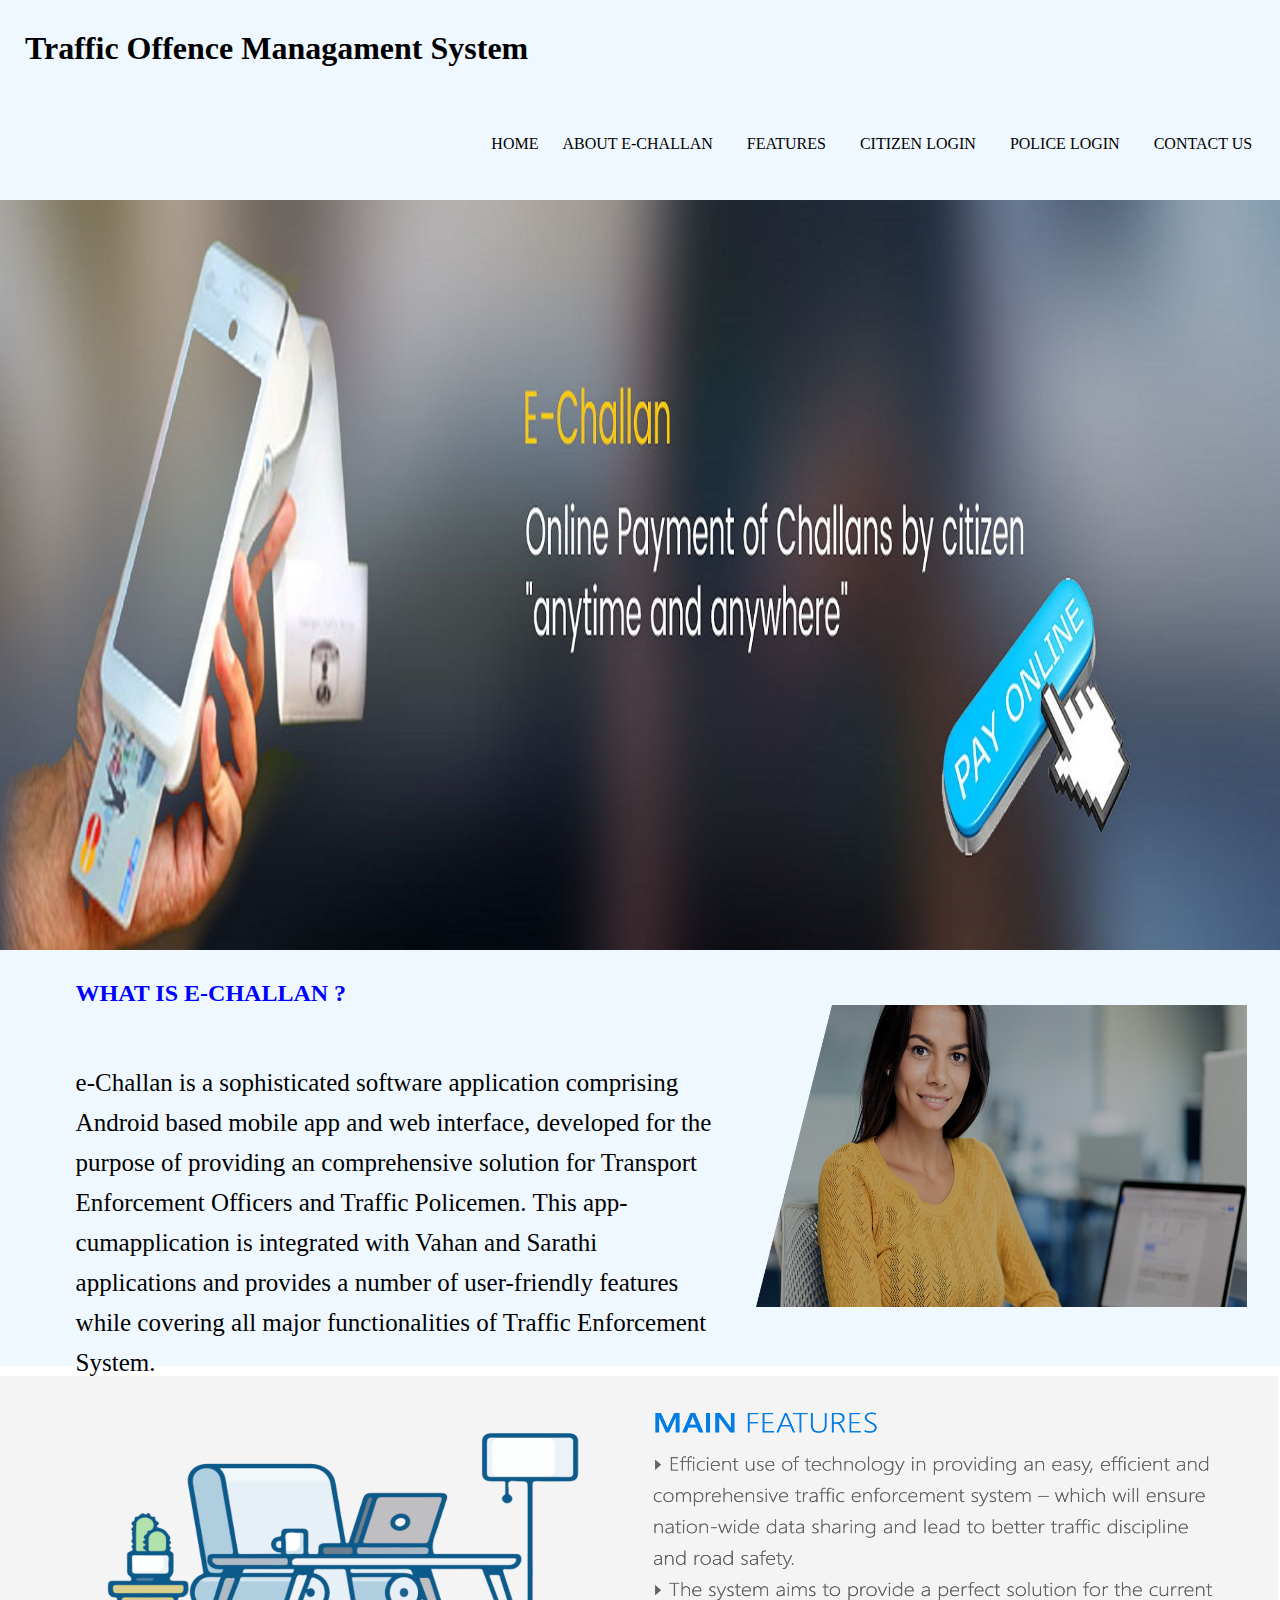
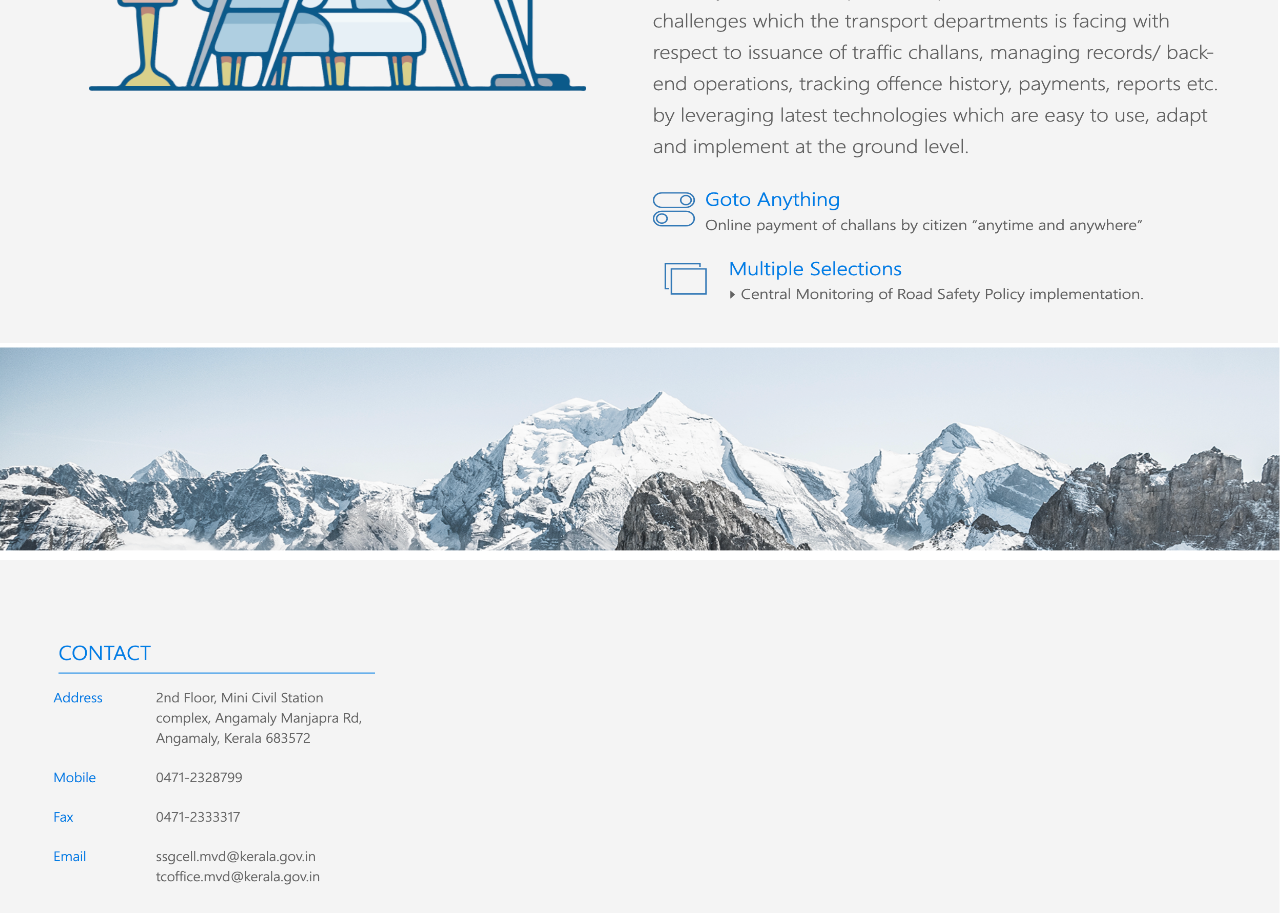
<file: Traffic Offence Management System/index.html>
<!DOCTYPE html>
<html lang="en">
<head>
    <meta charset="UTF-8">
    <meta http-equiv="X-UA-Compatible" content="IE=edge">
    <meta name="viewport" content="width=device-width, initial-scale=1.0">
    <title>TOMS</title>
    <link href="frontstyle.css" rel="stylesheet">
    <link href="download.webp" rel="icon">
</head>
<body>
    <div>
        <div id="home" style="background-color:aliceblue;color:black;width: 100%;height:200px;">
            <h1 style="color:black;margin-left: 25px;padding-top: 30px;font-style: bold;">Traffic Offence Managament System</h2>
                <br>
            <span><a href="#home" style="color:black;text-decoration: none;size: 15px;margin-left: 13cm;position: relative;top:50px;">HOME </a></span>
            <span><a href="#e-challan" style="color:black;text-decoration: none;size:20px;position: relative;top: 50px;margin-left: 20px;">ABOUT E-CHALLAN</a></span>
            <span><a href="#e-challan" style="color:black;text-decoration: none;size:20px;position: relative;top: 50px;margin-left: 30px;">FEATURES</a></span>
            <span><a href="indexcitizen.html" style="color:black;text-decoration: none;size:20px;position: relative;top:50px;margin-left: 30px;">CITIZEN LOGIN</a></span>
            <span><a href="login.php" style="color:black;text-decoration: none;size:20px;position: relative;top:50px;margin-left: 30px;">POLICE LOGIN</a></span>
            <span><a href="#contact" style="color:black;text-decoration: none;size:20px;position: relative;top:50px;margin-left: 30px;">CONTACT US</a></span>
        </div>
        <div>
        <img src="header.png" style="width:100%;height:20cm;">
        </div>
        <div id="e-challan" style="width:100%;height:11cm;background-color: aliceblue;color: black;position: relative;top: -10px;float: left;">
            <h2 style="color:blue;margin-top: 30px;margin-left:2cm">WHAT IS E-CHALLAN ?</h2><br>
            <p style="width:50% ;position: relative;top:1cm;left:2cm;font-size: 25px;line-height: 40px;">e-Challan is a sophisticated software application comprising Android based mobile app and web interface, developed for the purpose of providing an comprehensive solution for Transport Enforcement Officers and Traffic Policemen. This app-cumapplication is integrated with Vahan and Sarathi applications and provides a number of user-friendly features while covering all major functionalities of Traffic Enforcement System.</p>
           <span> <img src="e challam.png" style="position:relative;top:-9cm;left:20cm;width:13cm;height:8cm;"></span>
        </div>
        <img id=features src="features.png" style="width:100%;height:15cm;"><br>
        <img id="contact" src="contact.png" style="width: 100%;height: 15cm;">
    </div>
</body>
</html>
</file>
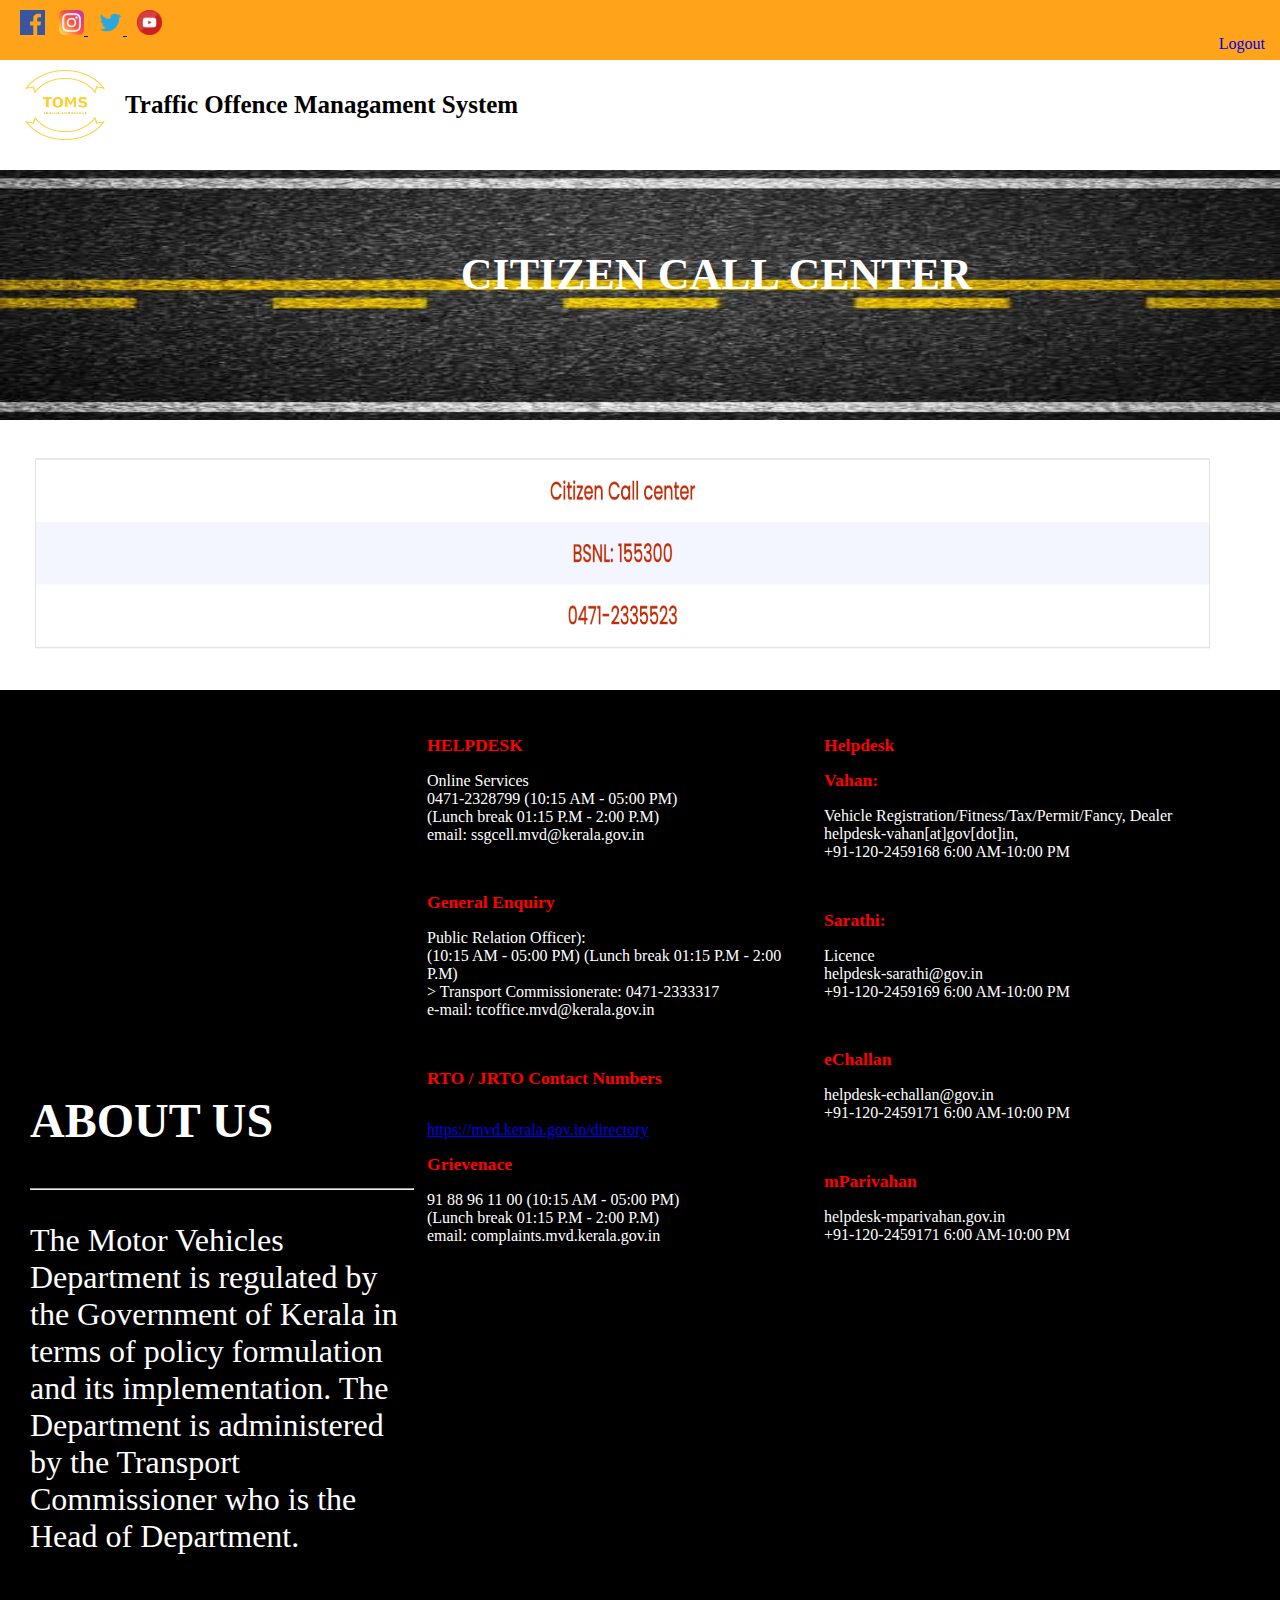
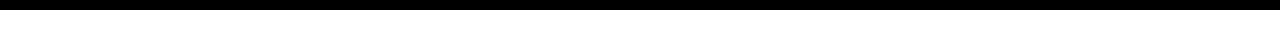
<file: Traffic Offence Management System/callcenter.html>
<!DOCTYPE html>
<html>
    <head>
        <title>citizen</title>
  
    <link href="crimereport.css" rel="stylesheet">
    
    </head>
    <body>
        <div id="outer">
            <div id="header">
                <a href="https://www.facebook.com/mvd.socialmedia?__cft__[0]=[base64]&__tn__=-UC%2CP-R">
                    <img id="logo" src="facebook.png"></a>
                
                <a href="https://www.facebook.com/mvd.socialmedia?__cft__[0]=[base64]&__tn__=-UC%2CP-R">
                    <img id="logo" src="instagram.png">
                </a>
                <a href="https://www.facebook.com/mvd.socialmedia?__cft__[0]=[base64]&__tn__=-UC%2CP-R">
                    <img id="logo" src="twitter.png">
                </a>
                <a href="https://www.facebook.com/mvd.socialmedia?__cft__[0]=[base64]&__tn__=-UC%2CP-R">
                    <img id="logo" src="youtube new.png">
                </a>
                <a id="logout"href="home">Logout</a>
            </div>
            <div id="logo2">
                <img id="logotoms" src="download.webp">
                <h2 id="titletoms">Traffic Offence Managament System</h2>
            </div>
            <div id="title">
                <img id="road" src="road.webp">
                <h3 id="titlecitizen">CITIZEN CALL CENTER</h3>
            </div>


            <div id="callb1">
               <img id="call" src="Screenshot 2023-05-01 at 10.43.26 PM.png">
            </div>
            <div id="footer">
                <div id="f1">
                    <iframe width="350" height="315" src="https://www.youtube.com/embed/p9gLMdPYELs" title="YouTube video player" frameborder="0" allow="accelerometer; autoplay; clipboard-write; encrypted-media; gyroscope; picture-in-picture; web-share" allowfullscreen></iframe> 
                    <h2 class="about">ABOUT US</h2>
                    <hr>
                    <p class="para">The Motor Vehicles Department is regulated by the Government of Kerala in terms of policy formulation and its implementation.  The Department is administered by the Transport Commissioner who is the Head of Department.</p>

                </div>
                <div id="f2">
                    <h2 class="red">HELPDESK</h2>
                    <p class="para">Online Services<br>
                        0471-2328799 (10:15 AM - 05:00 PM)<br>
                        (Lunch break 01:15 P.M - 2:00 P.M)<br>
                        email: ssgcell.mvd@kerala.gov.in</p><br>

                    <h2 class="red">General Enquiry</h2>
                    <p class="para">Public Relation Officer):<br>
                        (10:15 AM - 05:00 PM) (Lunch break 01:15 P.M - 2:00 P.M)<br>>
                        Transport Commissionerate: 0471-2333317<br>
                        e-mail: tcoffice.mvd@kerala.gov.in</p><br>
                    <h2 class="red">RTO / JRTO Contact Numbers</h2><br>
                    <a href="https://mvd.kerala.gov.in/directory">https://mvd.kerala.gov.in/directory</a><br>
                    <h2 class="red">Grievenace</h2>
                    <p class="para">91 88 96 11 00 (10:15 AM - 05:00 PM)<br>
                        (Lunch break 01:15 P.M - 2:00 P.M)<br>
                        email: complaints.mvd.kerala.gov.in</p><br>


                </div>
                <div id="f3">
                    <h2 class="red">Helpdesk</h2>
                    <h2 class="red">Vahan:</h2>
                    <p class="para"> Vehicle Registration/Fitness/Tax/Permit/Fancy, Dealer<br>
                        helpdesk-vahan[at]gov[dot]in,<br>
                        +91-120-2459168    6:00 AM-10:00 PM<br>
                    
                    </p><br>
                    <h2 class="red">Sarathi:</h2>
                    <p class="para">Licence<br>
                        helpdesk-sarathi@gov.in<br>
                        +91-120-2459169    6:00 AM-10:00 PM</p><br>
                    <h2 class="red">eChallan</h2>
                    <p class="para">helpdesk-echallan@gov.in<br>
                        +91-120-2459171    6:00 AM-10:00 PM<br>
                        </p><br>
                    <h2 class="red">mParivahan</h2>
                    <p class="para">helpdesk-mparivahan.gov.in<br>
                        +91-120-2459171    6:00 AM-10:00 PM</p><br>
                </div>

        </div>
        
    </body>
</html>
</file>
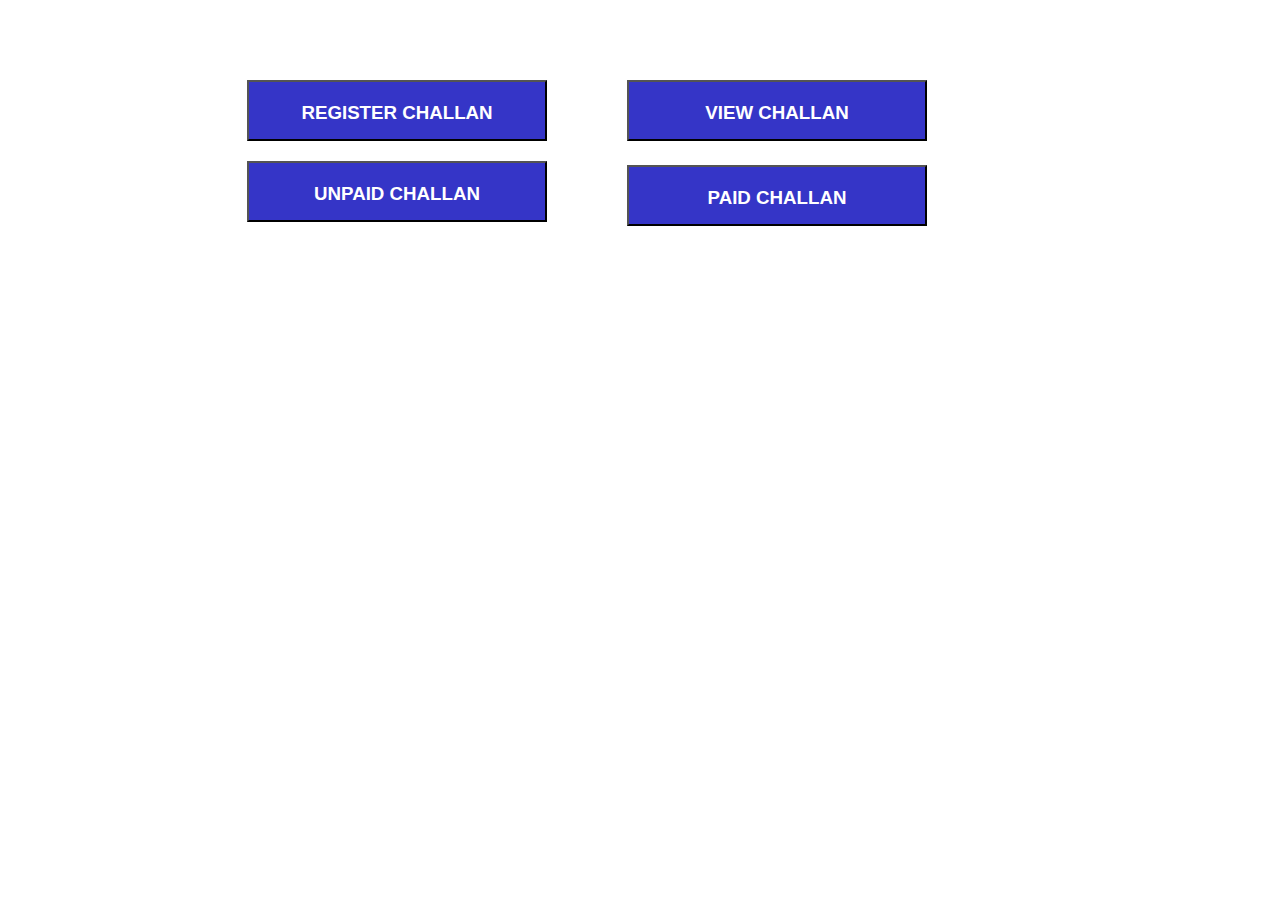
<file: Traffic Offence Management System/challanpolice.html>
<!DOCTYPE html>
<html>
    <head>
        <title>
            online services
        </title>
        <link href="citizenscript.css"rel="stylesheet">
        

    </head>
    <body>
        
        <div id="onlineouter">
            <div id="onlineinner">
                <button class="onlinebt"><a class="a1" target="_parent"  href ="registerchallan.php"><h3 id="crime">REGISTER CHALLAN</h3></a></button>
                <button class="onlinebt"><a class="a1" target="_parent" href="viewchallan.php"><h3 id="crime">VIEW CHALLAN</h3></a></button>
                <button class="onlinebt2"><a class="a1" target="_parent" href="paidchallan.php"><h3 id="crime">PAID CHALLAN</h3></a> </button>
                <button class="onlinebt"><a class="a1" target="_parent" href="unpaidchallan.php"><h3 id="crime">UNPAID CHALLAN</h3></a></button>

            </div>
        </div>
    </body>
</html>
</file>
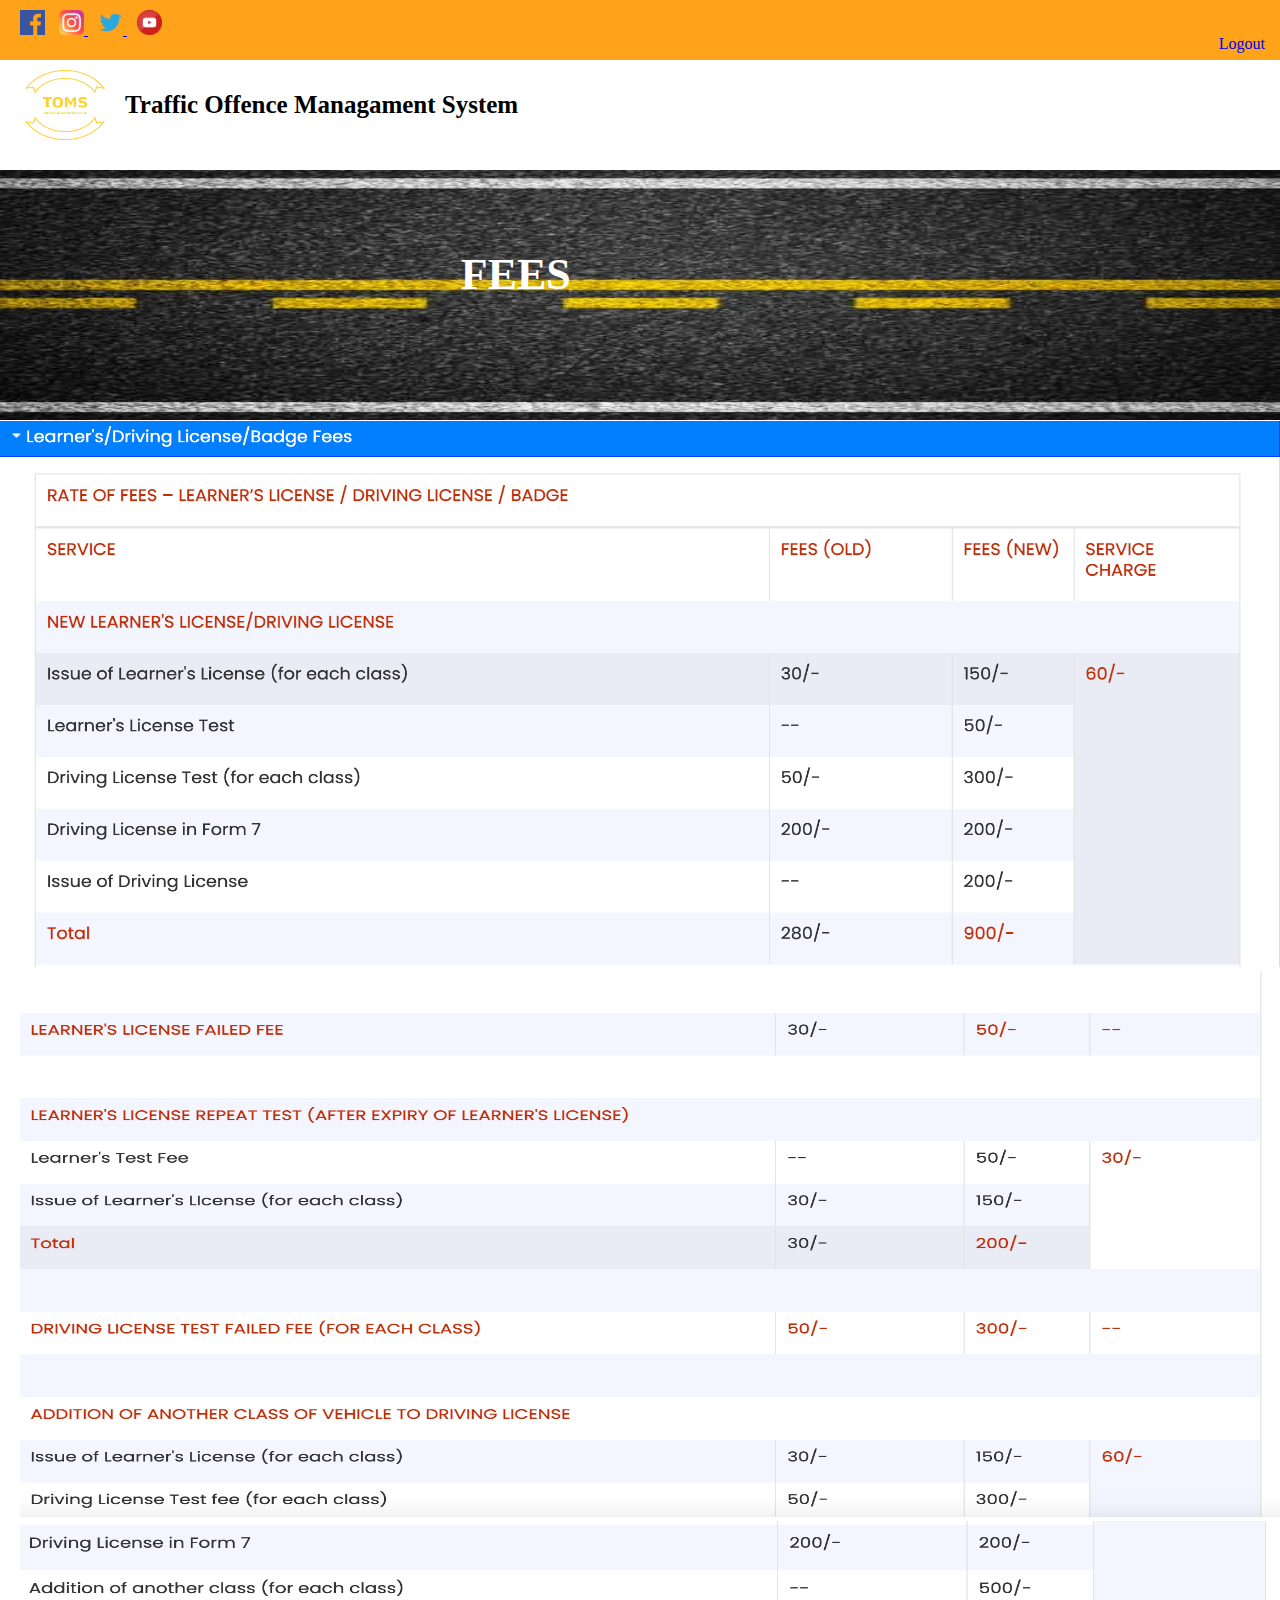
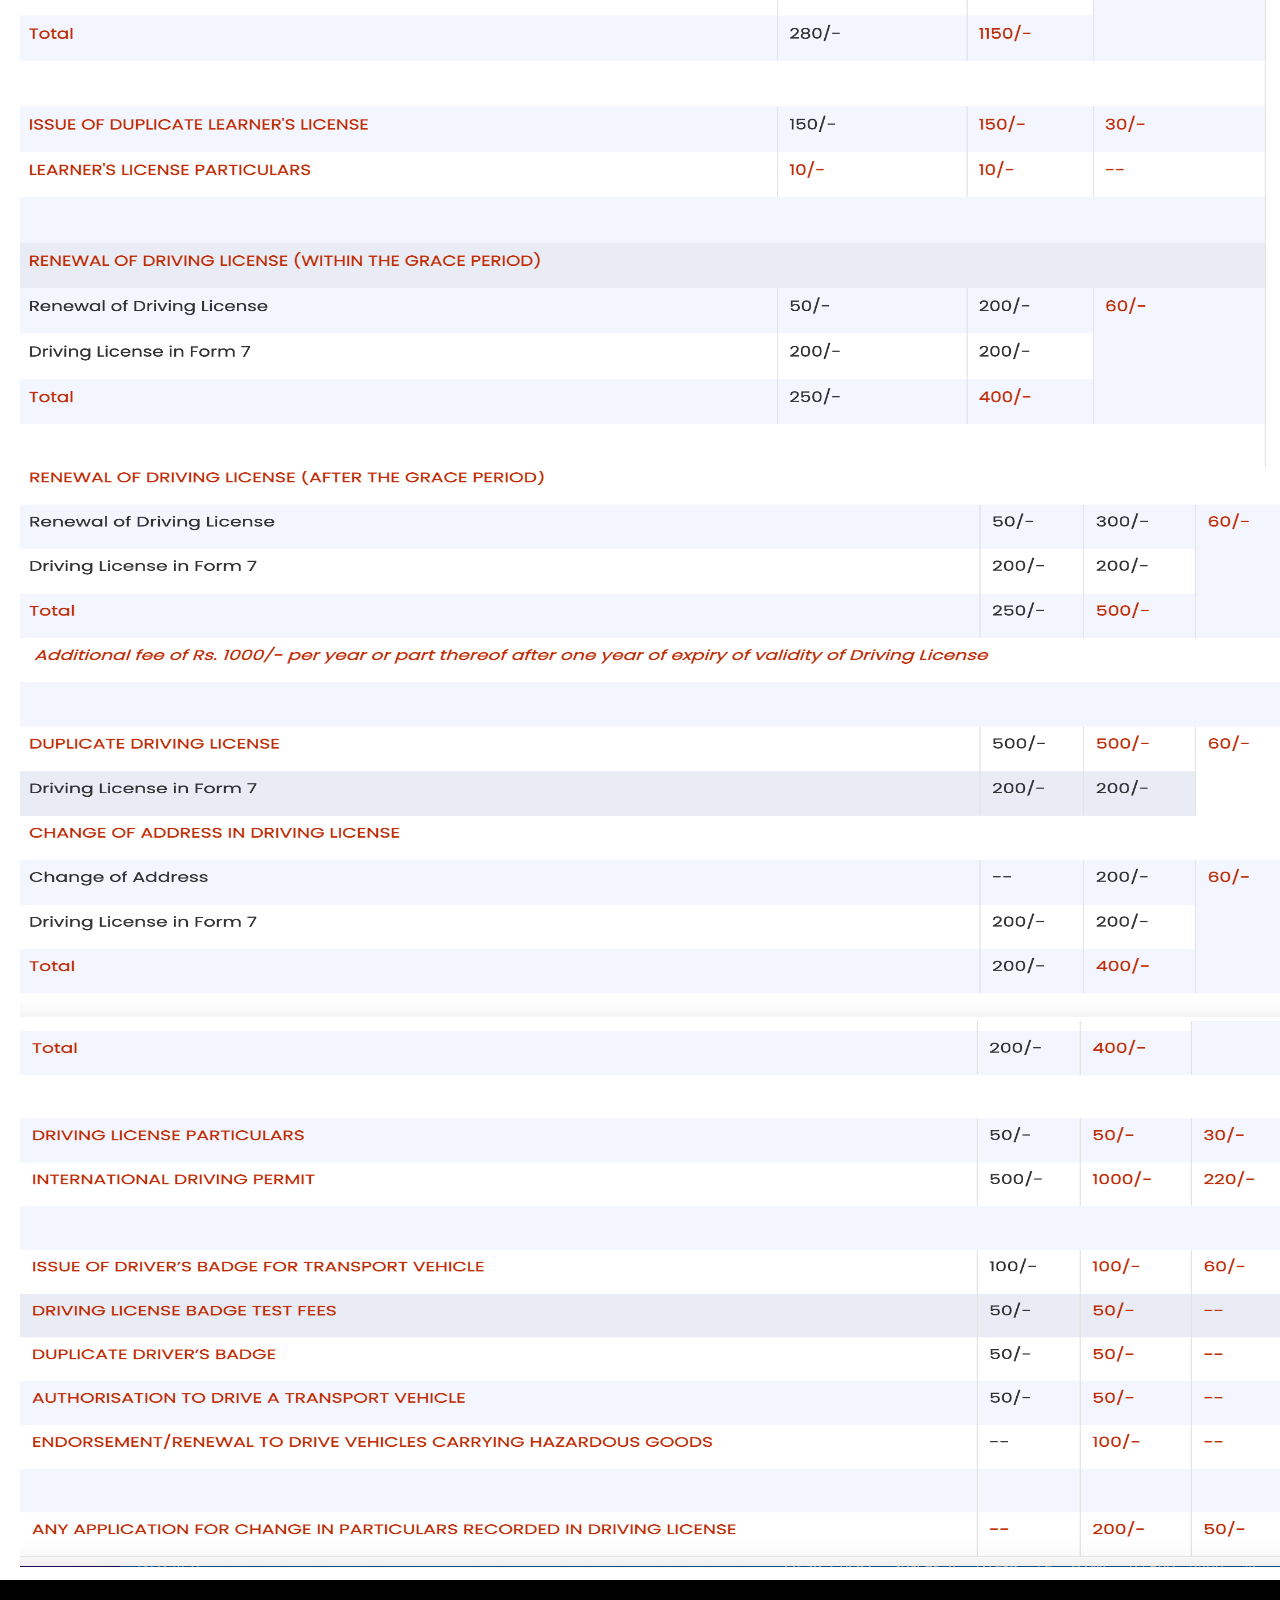
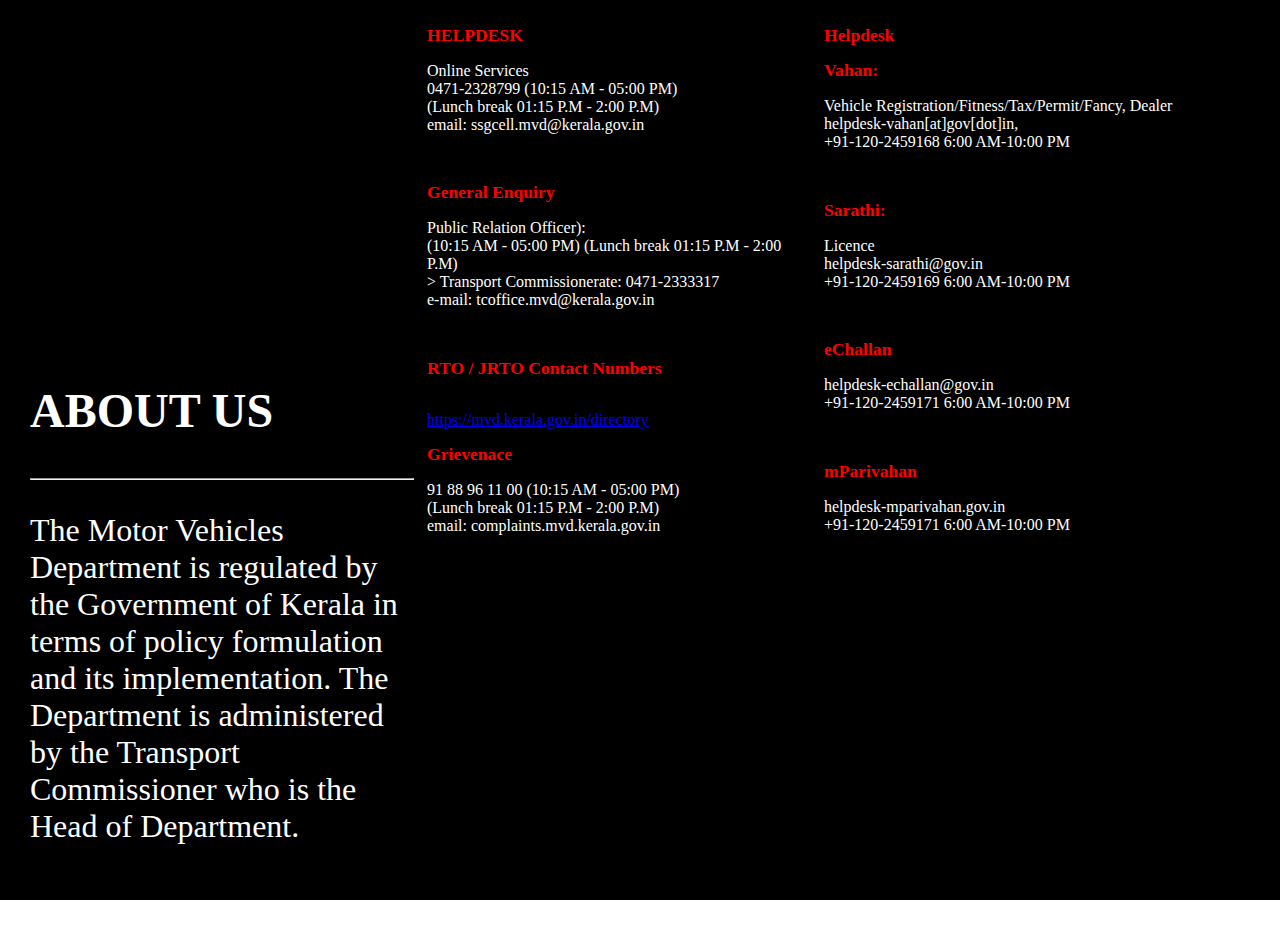
<file: Traffic Offence Management System/fees.html>
<!DOCTYPE html>
<html>
    <head>
        <title>citizen</title>
  
    <link href="crimereport.css" rel="stylesheet">
    
    </head>
    <body>
        <div id="outer">
            <div id="header">
                <a  class="indexa" href="https://www.facebook.com/mvd.socialmedia?__cft__[0]=[base64]&__tn__=-UC%2CP-R">
                    <img id="logo" src="facebook.png"></a>
                
                <a  class="indexa" href="https://www.facebook.com/mvd.socialmedia?__cft__[0]=[base64]&__tn__=-UC%2CP-R">
                    <img id="logo" src="instagram.png">
                </a>
                <a class="indexa" href="https://www.facebook.com/mvd.socialmedia?__cft__[0]=[base64]&__tn__=-UC%2CP-R">
                    <img id="logo" src="twitter.png">
                </a>
                <a class="indexa" href="https://www.facebook.com/mvd.socialmedia?__cft__[0]=[base64]&__tn__=-UC%2CP-R">
                    <img id="logo" src="youtube new.png">
                </a>
                <a id="logout"href="home">Logout</a>
            </div>
            <div id="logo2">
                <img id="logotoms" src="download.webp">
                <h2 id="titletoms">Traffic Offence Managament System</h2>
            </div>
            <div id="title">
                <img id="road" src="road.webp">
                <h3 id="titlecitizen">FEES</h3>
            </div>


            <div id="feesb1">
                <img src="fimg1.png"id="img1">
                <img src="fimg2.png"id="img2">
                <img src="fimg3.png"id="img3">
                <img src="fimg4.png"id="img4">
                <img src="fimg5.png"id="img5">

            </div>
            <div id="footer">
                <div id="f1">
                    <iframe width="350" height="315" src="https://www.youtube.com/embed/p9gLMdPYELs" title="YouTube video player" frameborder="0" allow="accelerometer; autoplay; clipboard-write; encrypted-media; gyroscope; picture-in-picture; web-share" allowfullscreen></iframe> 
                    <h2 class="about">ABOUT US</h2>
                    <hr>
                    <p class="para">The Motor Vehicles Department is regulated by the Government of Kerala in terms of policy formulation and its implementation.  The Department is administered by the Transport Commissioner who is the Head of Department.</p>

                </div>
                <div id="f2">
                    <h2 class="red">HELPDESK</h2>
                    <p class="para">Online Services<br>
                        0471-2328799 (10:15 AM - 05:00 PM)<br>
                        (Lunch break 01:15 P.M - 2:00 P.M)<br>
                        email: ssgcell.mvd@kerala.gov.in</p><br>

                    <h2 class="red">General Enquiry</h2>
                    <p class="para">Public Relation Officer):<br>
                        (10:15 AM - 05:00 PM) (Lunch break 01:15 P.M - 2:00 P.M)<br>>
                        Transport Commissionerate: 0471-2333317<br>
                        e-mail: tcoffice.mvd@kerala.gov.in</p><br>
                    <h2 class="red">RTO / JRTO Contact Numbers</h2><br>
                    <a href="https://mvd.kerala.gov.in/directory">https://mvd.kerala.gov.in/directory</a><br>
                    <h2 class="red">Grievenace</h2>
                    <p class="para">91 88 96 11 00 (10:15 AM - 05:00 PM)<br>
                        (Lunch break 01:15 P.M - 2:00 P.M)<br>
                        email: complaints.mvd.kerala.gov.in</p><br>


                </div>
                <div id="f3">
                    <h2 class="red">Helpdesk</h2>
                    <h2 class="red">Vahan:</h2>
                    <p class="para"> Vehicle Registration/Fitness/Tax/Permit/Fancy, Dealer<br>
                        helpdesk-vahan[at]gov[dot]in,<br>
                        +91-120-2459168    6:00 AM-10:00 PM<br>
                    
                    </p><br>
                    <h2 class="red">Sarathi:</h2>
                    <p class="para">Licence<br>
                        helpdesk-sarathi@gov.in<br>
                        +91-120-2459169    6:00 AM-10:00 PM</p><br>
                    <h2 class="red">eChallan</h2>
                    <p class="para">helpdesk-echallan@gov.in<br>
                        +91-120-2459171    6:00 AM-10:00 PM<br>
                        </p><br>
                    <h2 class="red">mParivahan</h2>
                    <p class="para">helpdesk-mparivahan.gov.in<br>
                        +91-120-2459171    6:00 AM-10:00 PM</p><br>
                </div>

        </div>
        
    </body>
</html>
</file>
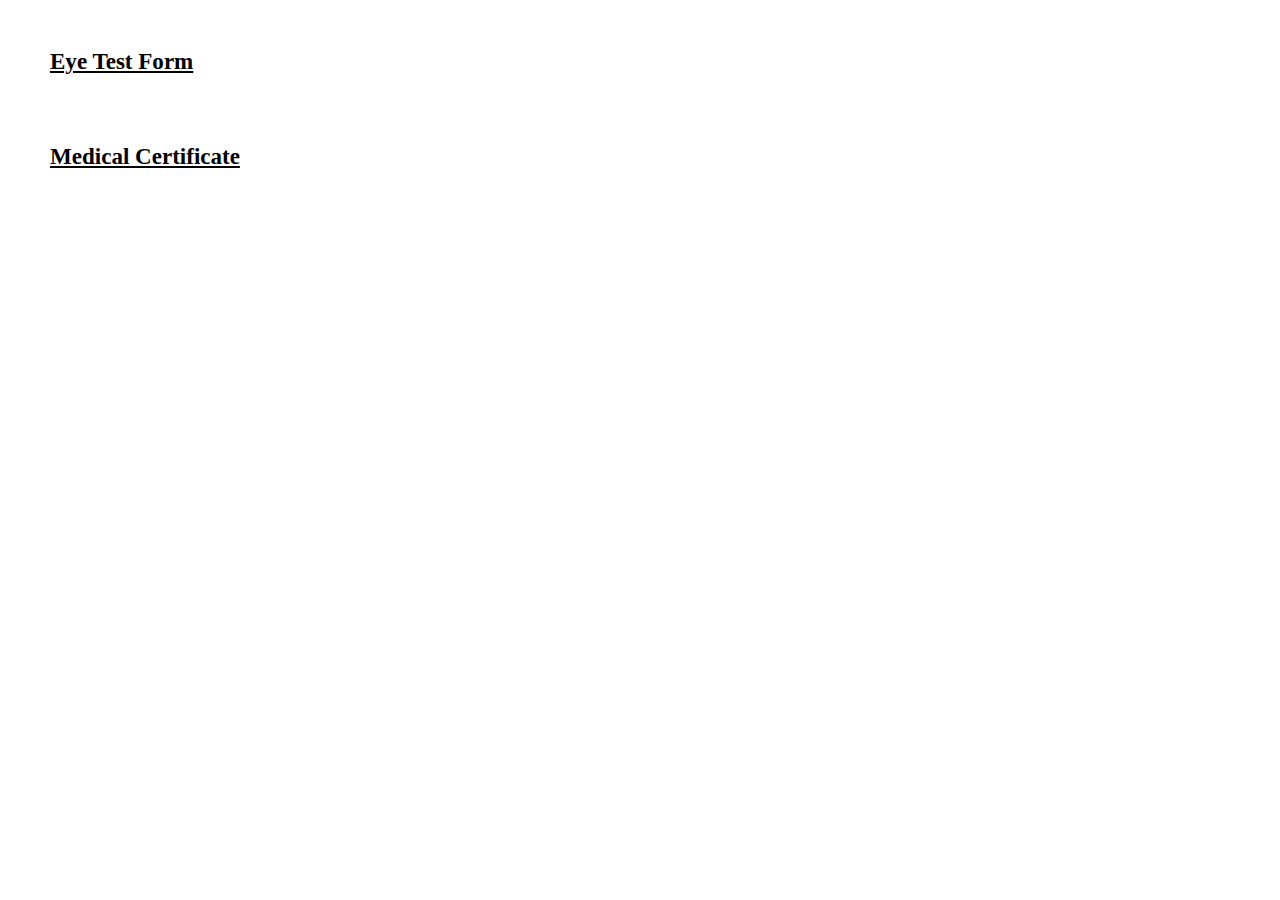
<file: Traffic Offence Management System/forms.html>
<!DOCTYPE html>
<html>
    <head>
        <title>
            forms
        </title>
        <link href="citizenscript.css"rel="stylesheet">
    </head>
    <body>
        <div id="frmouter">
        <div id="frminner">
        <a  class ="frma" target="_blank" href="CERTIFICATE FOR VISUAL STANDARDS FOR DRIVING(State Form 13226).pdf"><h3 class="frmh">Eye Test Form</h3></a><br>
        <a class="frma" target="_blank" href="form1a_eng.pdf"><h3 class="frmh">Medical Certificate</h3></a>
        </div>
        </div>
    </body>
</html>
</file>
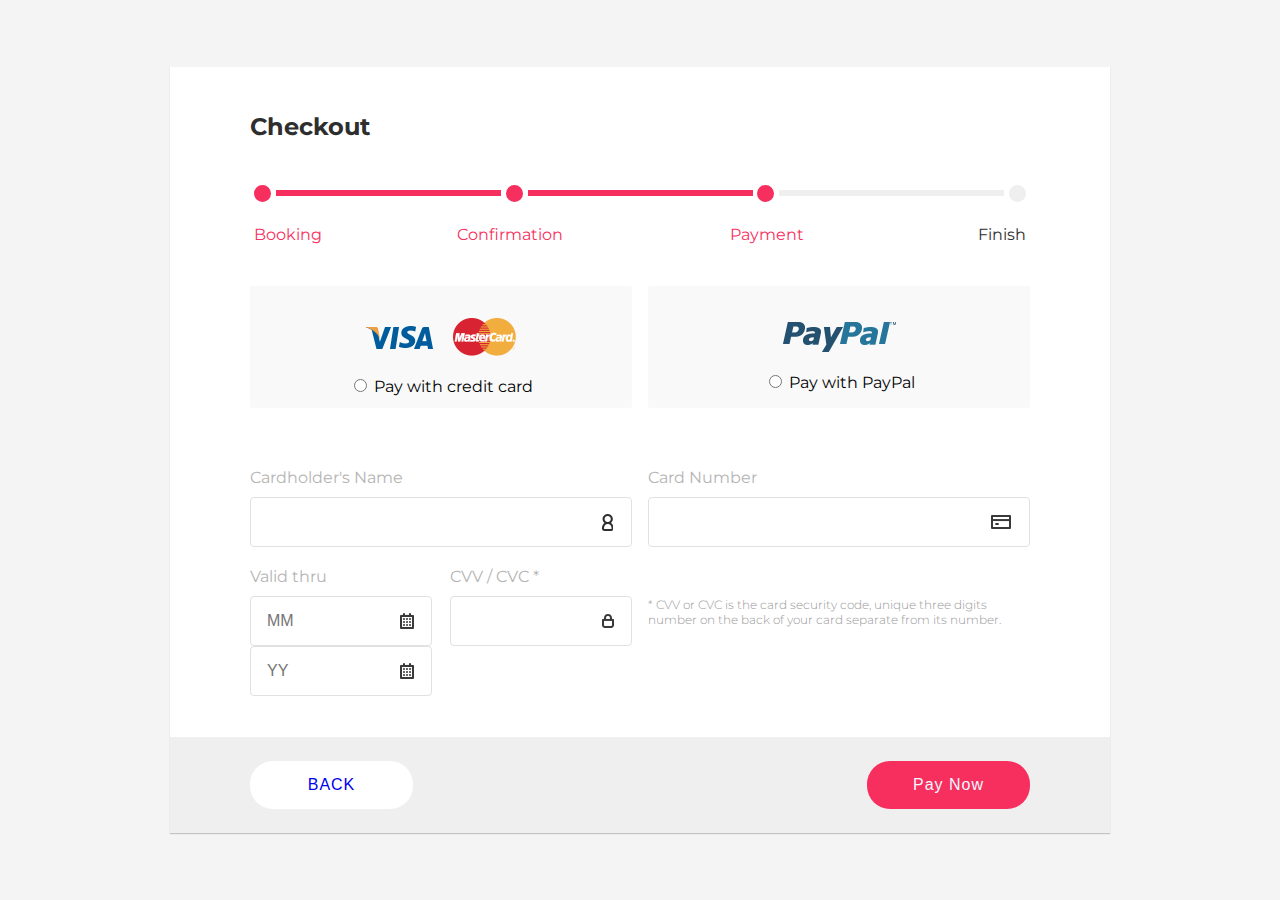
<file: Traffic Offence Management System/indexpay.html>
﻿<!DOCTYPE html>
<html lang="en">
<head>
  <meta charset="UTF-8">
  <title>Document</title>
  <link href="https://fonts.googleapis.com/css?family=Montserrat:400,700" rel="stylesheet">
  <link rel="stylesheet" href="style.css">
<meta name="robots" content="noindex,follow" />
</head>
<body>

  <div class="checkout-panel">
    <div class="panel-body">
      <h2 class="title">Checkout</h2>

      <div class="progress-bar">
        <div class="step active"></div>
        <div class="step active"></div>
        <div class="step"></div>
        <div class="step"></div>
      </div>

      <div class="payment-method">
        <label for="card" class="method card">
          <div class="card-logos">
            <img src="img/visa_logo.png"/>
            <img src="img/mastercard_logo.png"/>
          </div>

          <div class="radio-input">
            <input id="card" type="radio" name="payment">
            Pay with credit card
          </div>
        </label>

        <label for="paypal" class="method paypal">
          <img src="img/paypal_logo.png"/>
          <div class="radio-input">
            <input id="paypal" type="radio" name="payment">
            Pay  with PayPal
          </div>
        </label>
      </div>

      <div class="input-fields">
        <div class="column-1">
          <label for="cardholder">Cardholder's Name</label>
          <input type="text" id="cardholder" />

          <div class="small-inputs">
            <div>
              <label for="date">Valid thru</label>
              <input type="text" id="date" placeholder="MM " /> 
	      <input type="text" id="date" placeholder= "YY" />

            </div>



            <div>
              <label for="verification">CVV / CVC *</label>
              <input type="password" id="verification"/>
            </div>
          </div>

        </div>
        <div class="column-2">
          <label for="cardnumber">Card Number</label>
          <input type="password" id="cardnumber"/>

          <span class="info">* CVV or CVC is the card security code, unique three digits number on the back of your card separate from its number.</span>
        </div>
      </div>
    </div>

    <div class="panel-footer">
      <button class="btn back-btn"><a style="text-decoration: none;" href="issuechallan.php">BACK</a></button>
      <button class="btn next-btn"><a style="text-decoration: none;color:aliceblue" href="paysucess.html">Pay Now</a></button>
    </div>
  </div>

  <script src="https://cdnjs.cloudflare.com/ajax/libs/jquery/3.1.1/jquery.min.js"></script>
  <script src="script.js"></script>
</body>
</html>
</file>
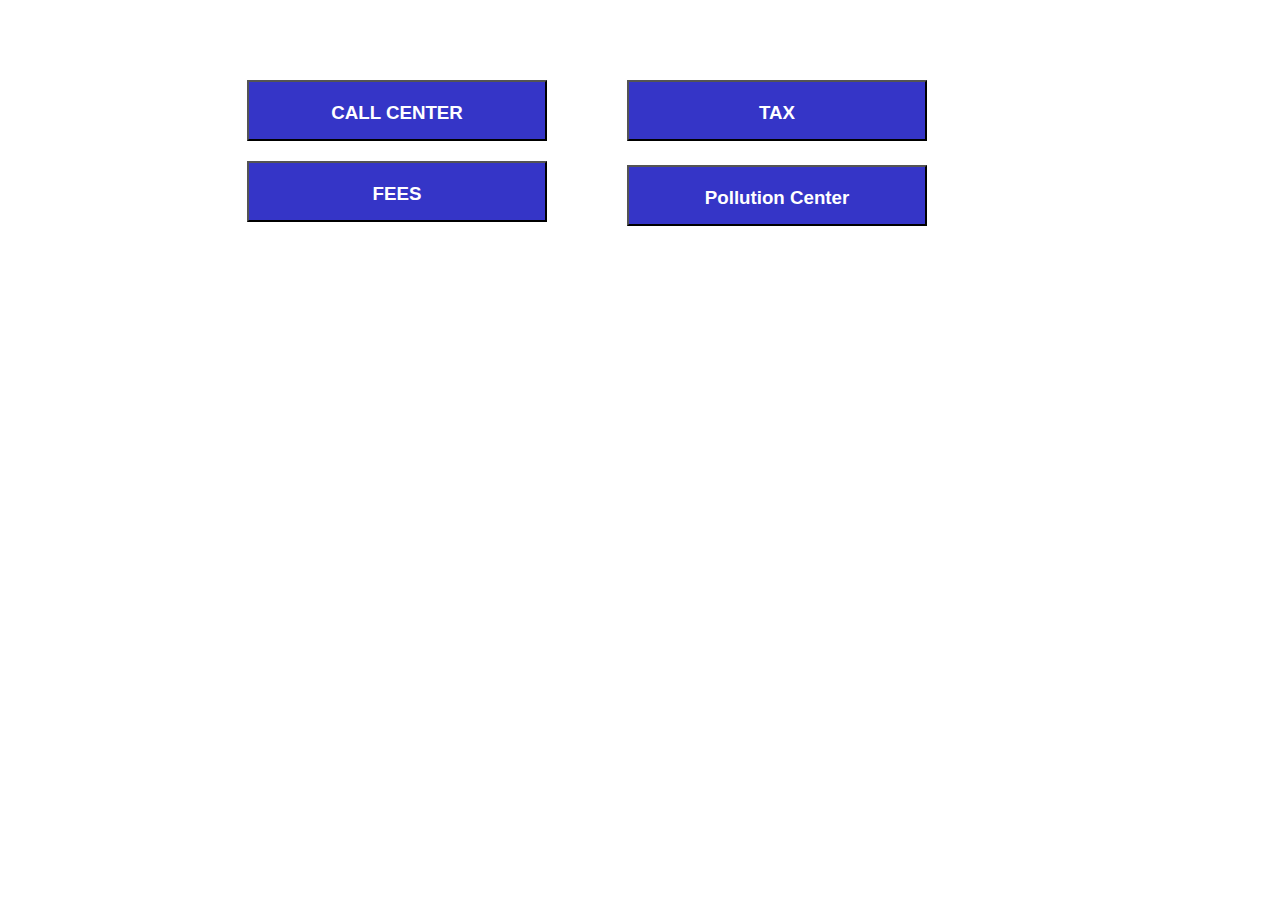
<file: Traffic Offence Management System/informationservices.html>
<!DOCTYPE html>
<html>
    <head>
        <title>
            online services
        </title>
        <link href="citizenscript.css"rel="stylesheet">
        

    </head>
    <body>
        
        <div id="onlineouter">
            <div id="onlineinner">
                <button class="onlinebt"><a class="a1" target="_parent"  href =callcenter.html><h3 id="crime">CALL CENTER</h3></a></button>
                <button class="onlinebt"><a class="a1" target="_parent" href=tax.html><h3 id="crime">TAX</h3></a></button>
                <button class="onlinebt2"><a class="a1" target="_parent" href="pollution.html"><h3 id="crime">Pollution Center</h3></a> </button>
                <button class="onlinebt"><a class="a1" target="_parent" href="fees.html"><h3 id="crime">FEES</h3></a></button>

            </div>
        </div>
    </body>
</html>
</file>
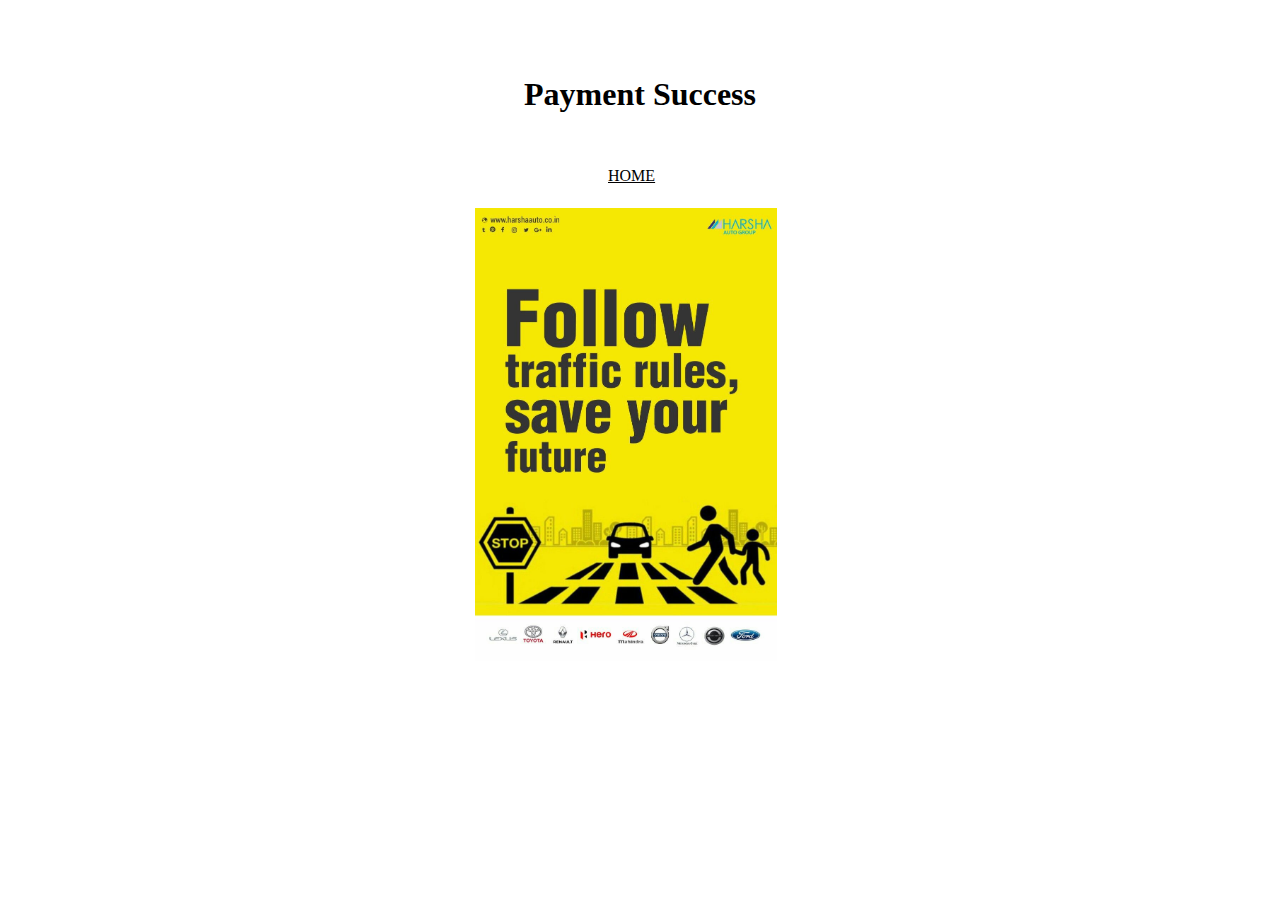
<file: Traffic Offence Management System/paysucess.html>
<!DOCTYPE html>
<html lang="en">
<head>
    <meta charset="UTF-8">
    <meta http-equiv="X-UA-Compatible" content="IE=edge">
    <meta name="viewport" content="width=device-width, initial-scale=1.0">
    <title>Document</title>
</head>
<body >
    <center><h1 style="color:black;margin-top: 2cm;">Payment Success</h1></center>
    <br>
    <br>
    <a style="color:black;margin-top: 10px;position: relative;top: -480px;left: 600px;" href="indexcitizen.html">HOME</a>

   <img style="margin-left: 11cm;margin-top: 1cm;height: 12cm;width: 8cm;" src="obeyrules.jpeg">
</body>
</html>
</file>
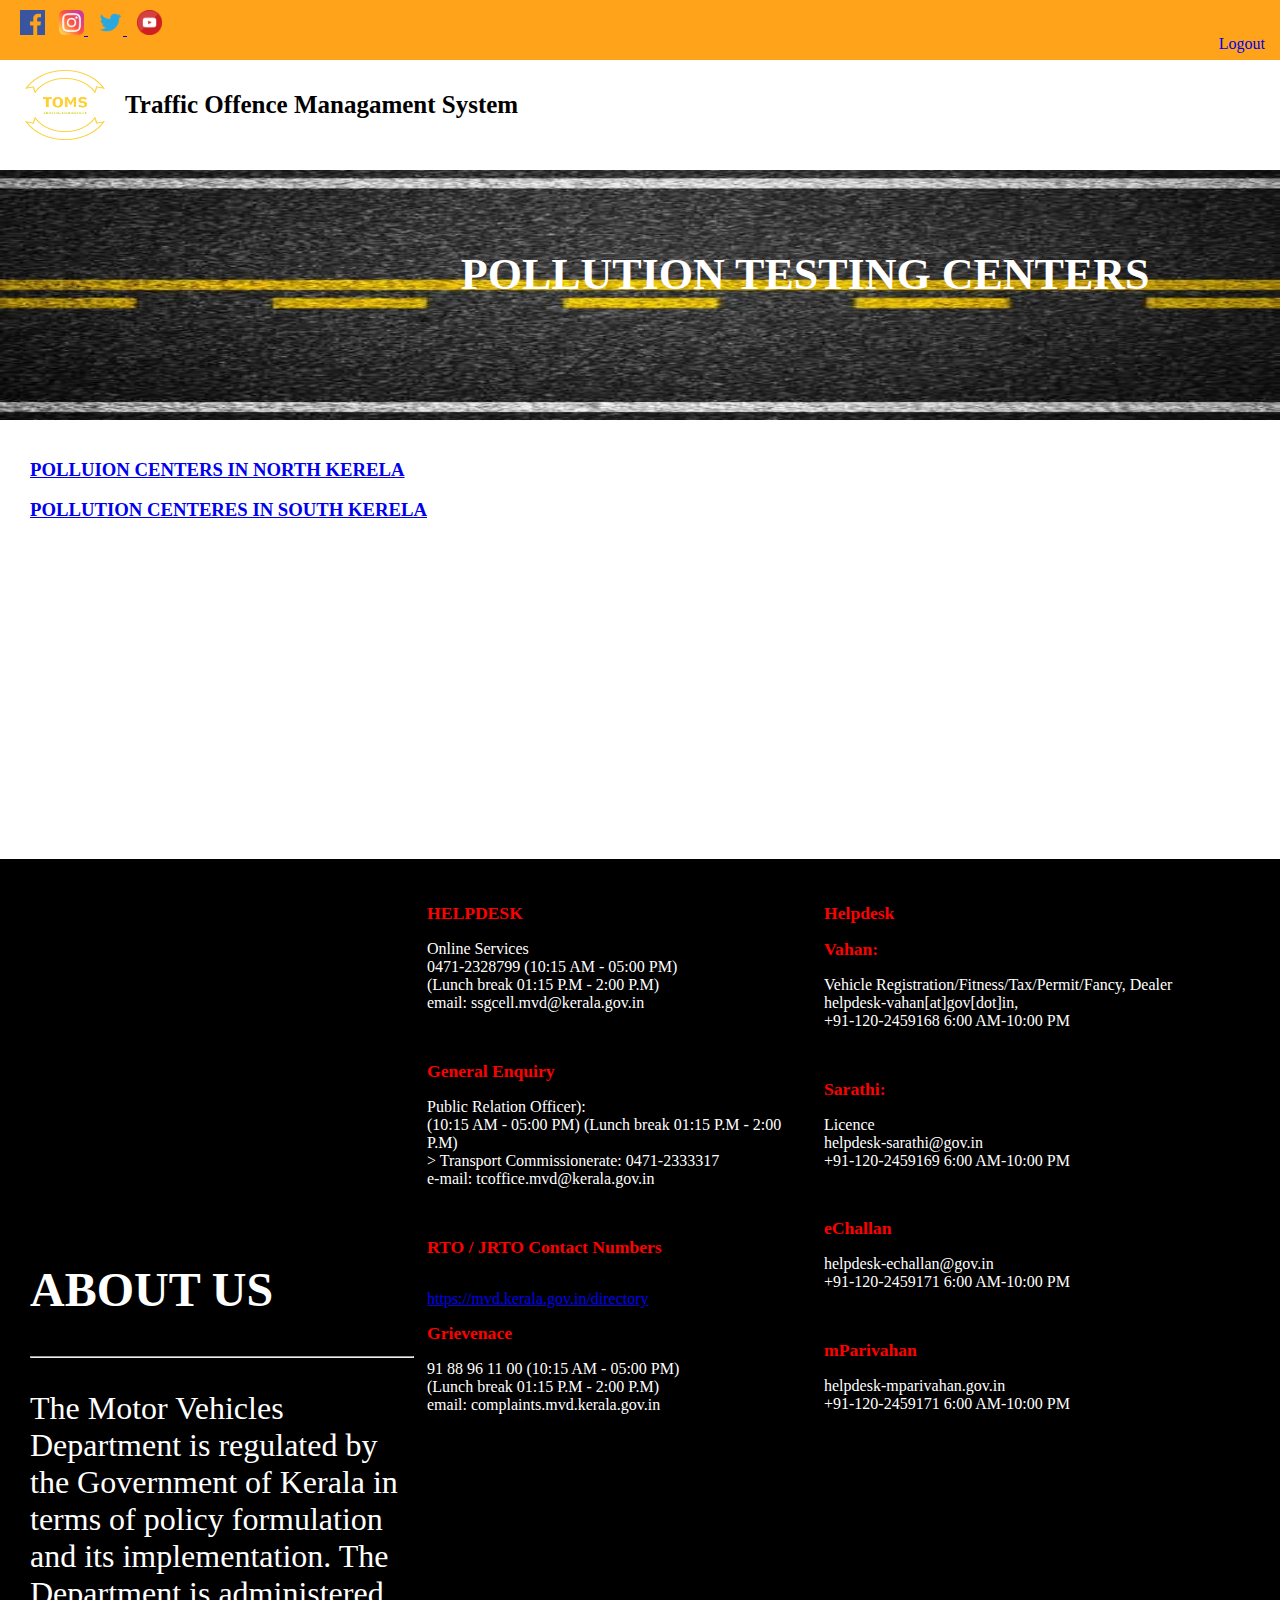
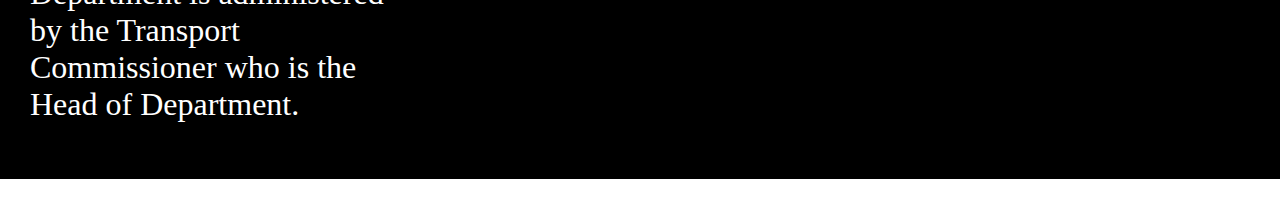
<file: Traffic Offence Management System/pollution.html>
<!DOCTYPE html>
<html>
    <head>
        <title>citizen</title>
  
    <link href="crimereport.css" rel="stylesheet">
    
    </head>
    <body>
        <div id="outer">
            <div id="header">
                <a class="indexa" href="https://www.facebook.com/mvd.socialmedia?__cft__[0]=[base64]&__tn__=-UC%2CP-R">
                    <img id="logo" src="facebook.png"></a>
                
                <a class="indexa" href="https://www.facebook.com/mvd.socialmedia?__cft__[0]=[base64]&__tn__=-UC%2CP-R">
                    <img id="logo" src="instagram.png">
                </a>
                <a class="indexa" href="https://www.facebook.com/mvd.socialmedia?__cft__[0]=[base64]&__tn__=-UC%2CP-R">
                    <img id="logo" src="twitter.png">
                </a>
                <a class="indexa" href="https://www.facebook.com/mvd.socialmedia?__cft__[0]=[base64]&__tn__=-UC%2CP-R">
                    <img id="logo" src="youtube new.png">
                </a>
                <a id="logout"href="home">Logout</a>
            </div>
            <div id="logo2">
                <img id="logotoms" src="download.webp">
                <h2 id="titletoms">Traffic Offence Managament System</h2>
            </div>
            <div id="title">
                <img id="road" src="road.webp">
                <h3 id="titlecitizen">POLLUTION TESTING CENTERS</h3>
            </div>


            <div id="pollb1">
             <a  class="a2" href="Pollution testing centers Under DTC South Zone published.pdf"> <h3>POLLUION CENTERS IN NORTH KERELA</h3></a>
             <a class="a2" href="Pollution testing centers Under DTC South Zone published.pdf"><h3>POLLUTION CENTERES IN SOUTH KERELA</h3></a>
            </div>
            <div id="footer">
                <div id="f1">
                    <iframe width="350" height="315" src="https://www.youtube.com/embed/p9gLMdPYELs" title="YouTube video player" frameborder="0" allow="accelerometer; autoplay; clipboard-write; encrypted-media; gyroscope; picture-in-picture; web-share" allowfullscreen></iframe> 
                    <h2 class="about">ABOUT US</h2>
                    <hr>
                    <p class="para">The Motor Vehicles Department is regulated by the Government of Kerala in terms of policy formulation and its implementation.  The Department is administered by the Transport Commissioner who is the Head of Department.</p>

                </div>
                <div id="f2">
                    <h2 class="red">HELPDESK</h2>
                    <p class="para">Online Services<br>
                        0471-2328799 (10:15 AM - 05:00 PM)<br>
                        (Lunch break 01:15 P.M - 2:00 P.M)<br>
                        email: ssgcell.mvd@kerala.gov.in</p><br>

                    <h2 class="red">General Enquiry</h2>
                    <p class="para">Public Relation Officer):<br>
                        (10:15 AM - 05:00 PM) (Lunch break 01:15 P.M - 2:00 P.M)<br>>
                        Transport Commissionerate: 0471-2333317<br>
                        e-mail: tcoffice.mvd@kerala.gov.in</p><br>
                    <h2 class="red">RTO / JRTO Contact Numbers</h2><br>
                    <a href="https://mvd.kerala.gov.in/directory">https://mvd.kerala.gov.in/directory</a><br>
                    <h2 class="red">Grievenace</h2>
                    <p class="para">91 88 96 11 00 (10:15 AM - 05:00 PM)<br>
                        (Lunch break 01:15 P.M - 2:00 P.M)<br>
                        email: complaints.mvd.kerala.gov.in</p><br>


                </div>
                <div id="f3">
                    <h2 class="red">Helpdesk</h2>
                    <h2 class="red">Vahan:</h2>
                    <p class="para"> Vehicle Registration/Fitness/Tax/Permit/Fancy, Dealer<br>
                        helpdesk-vahan[at]gov[dot]in,<br>
                        +91-120-2459168    6:00 AM-10:00 PM<br>
                    
                    </p><br>
                    <h2 class="red">Sarathi:</h2>
                    <p class="para">Licence<br>
                        helpdesk-sarathi@gov.in<br>
                        +91-120-2459169    6:00 AM-10:00 PM</p><br>
                    <h2 class="red">eChallan</h2>
                    <p class="para">helpdesk-echallan@gov.in<br>
                        +91-120-2459171    6:00 AM-10:00 PM<br>
                        </p><br>
                    <h2 class="red">mParivahan</h2>
                    <p class="para">helpdesk-mparivahan.gov.in<br>
                        +91-120-2459171    6:00 AM-10:00 PM</p><br>
                </div>

        </div>
        
    </body>
</html>
</file>
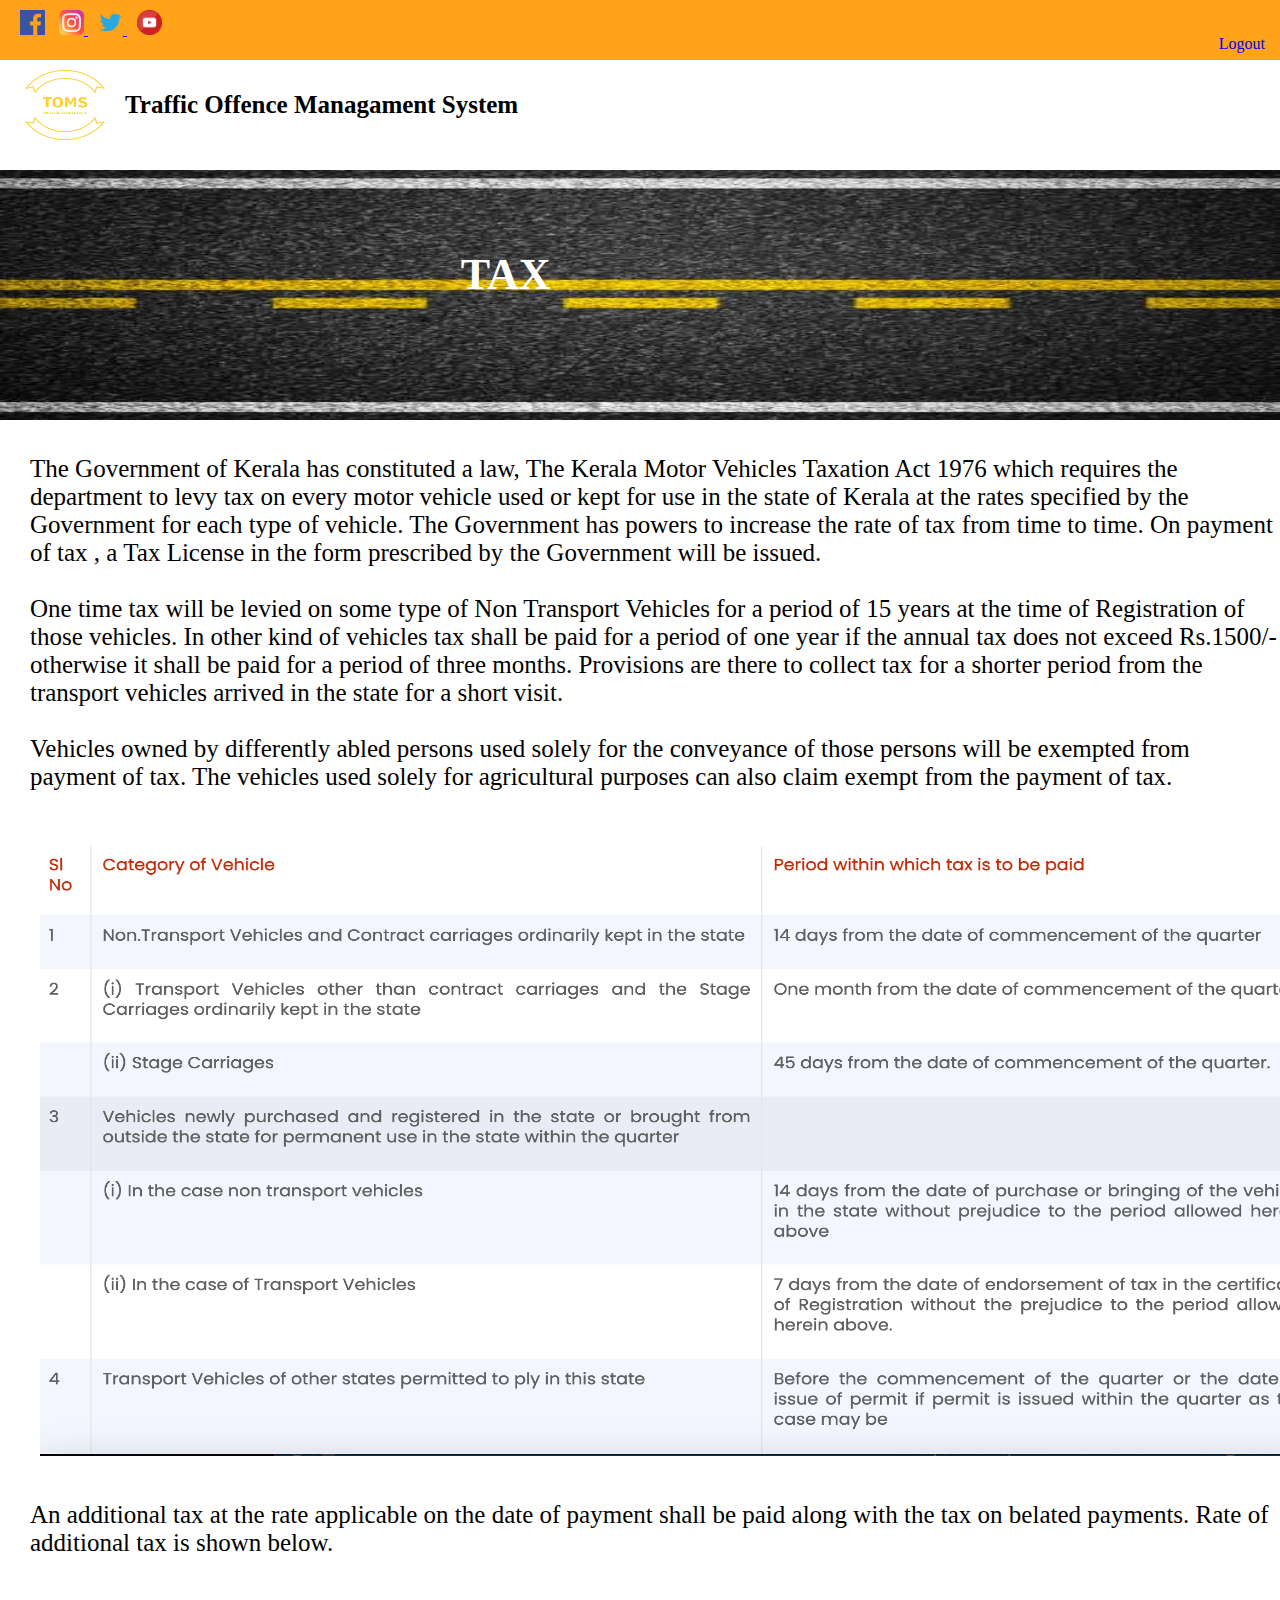
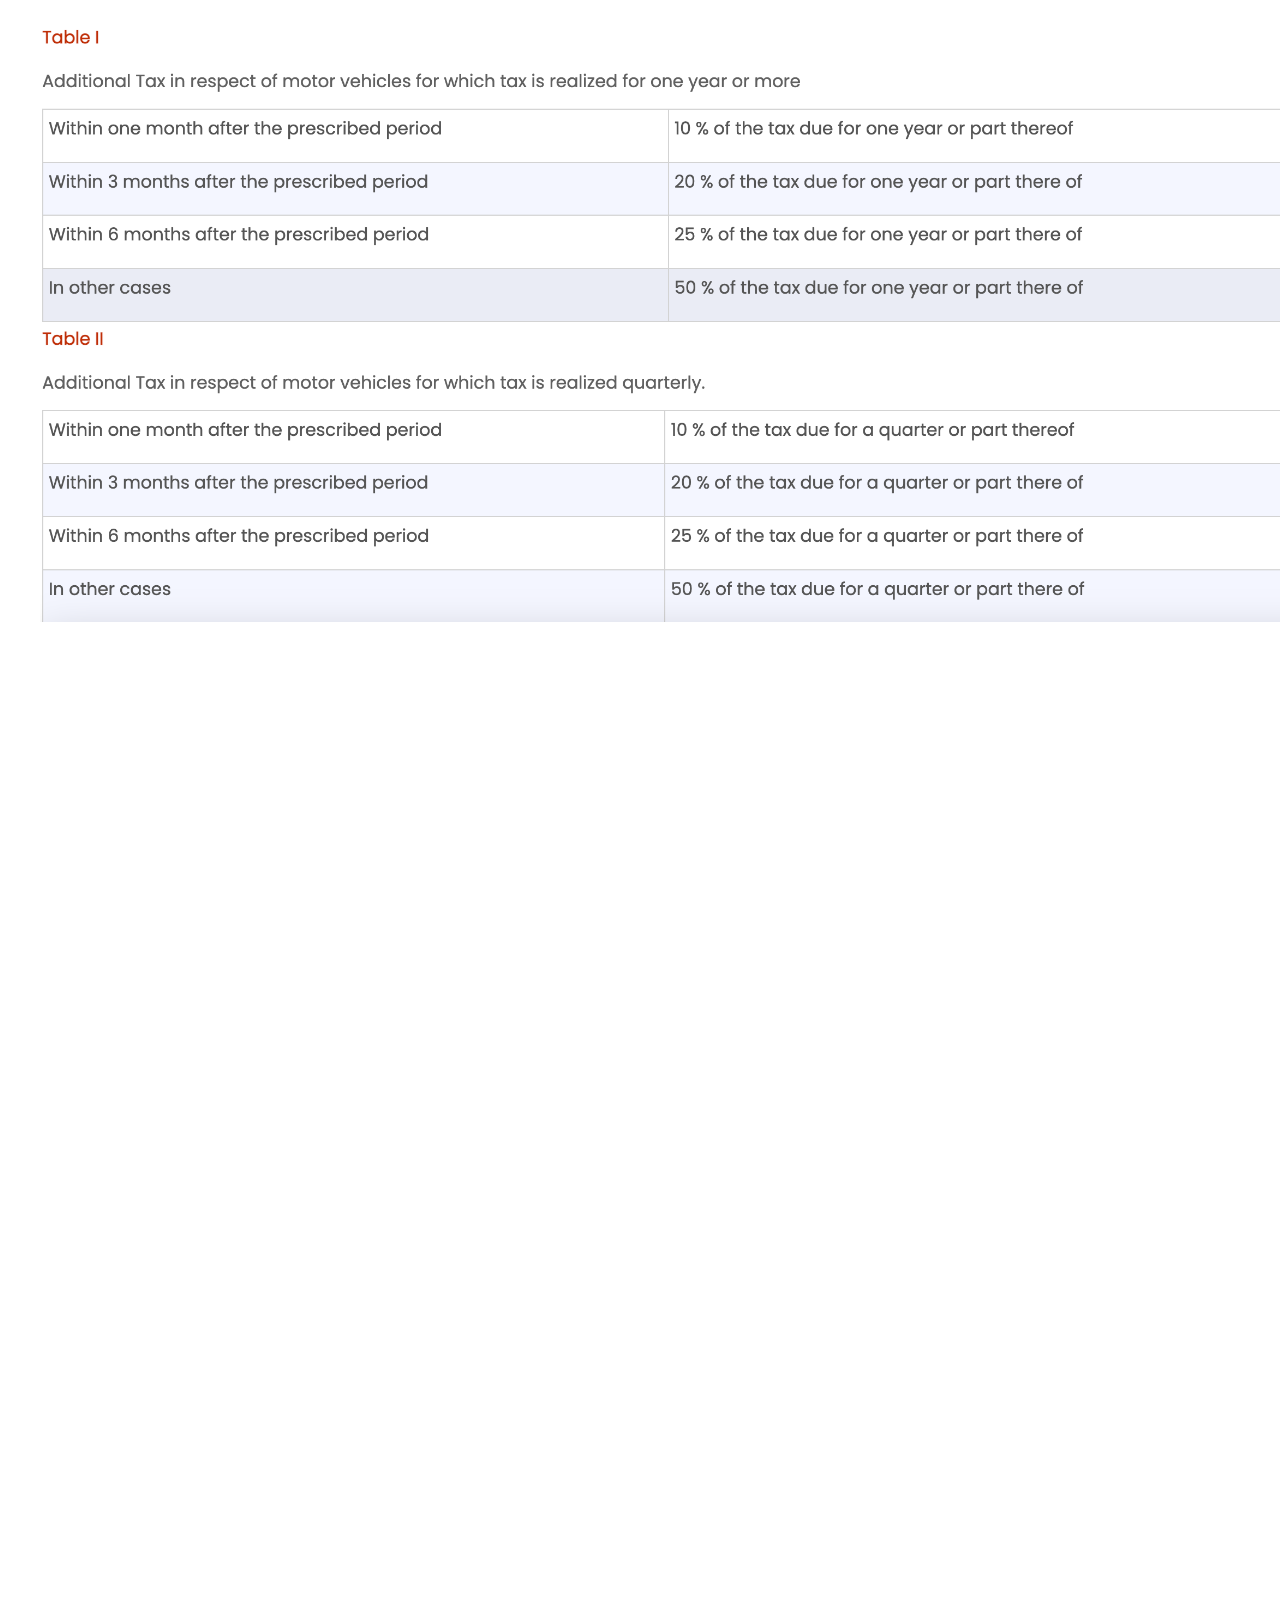
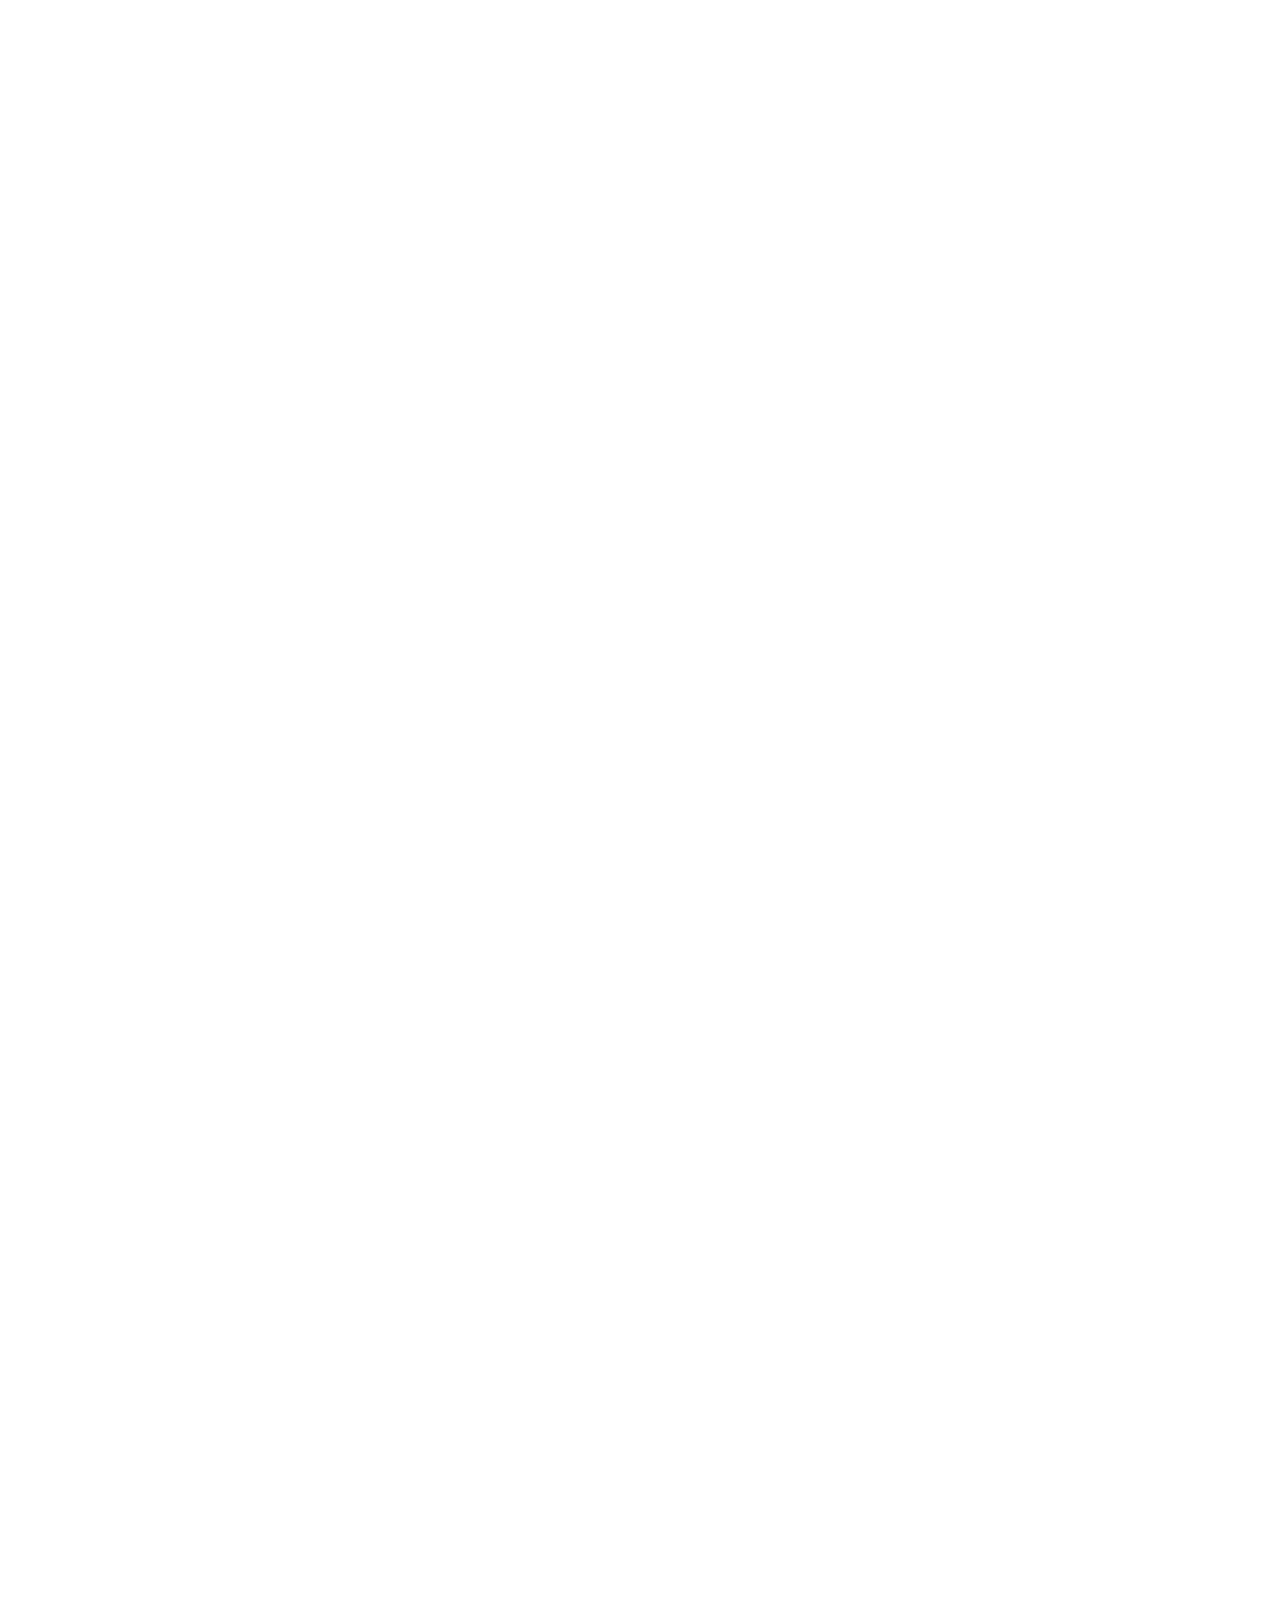
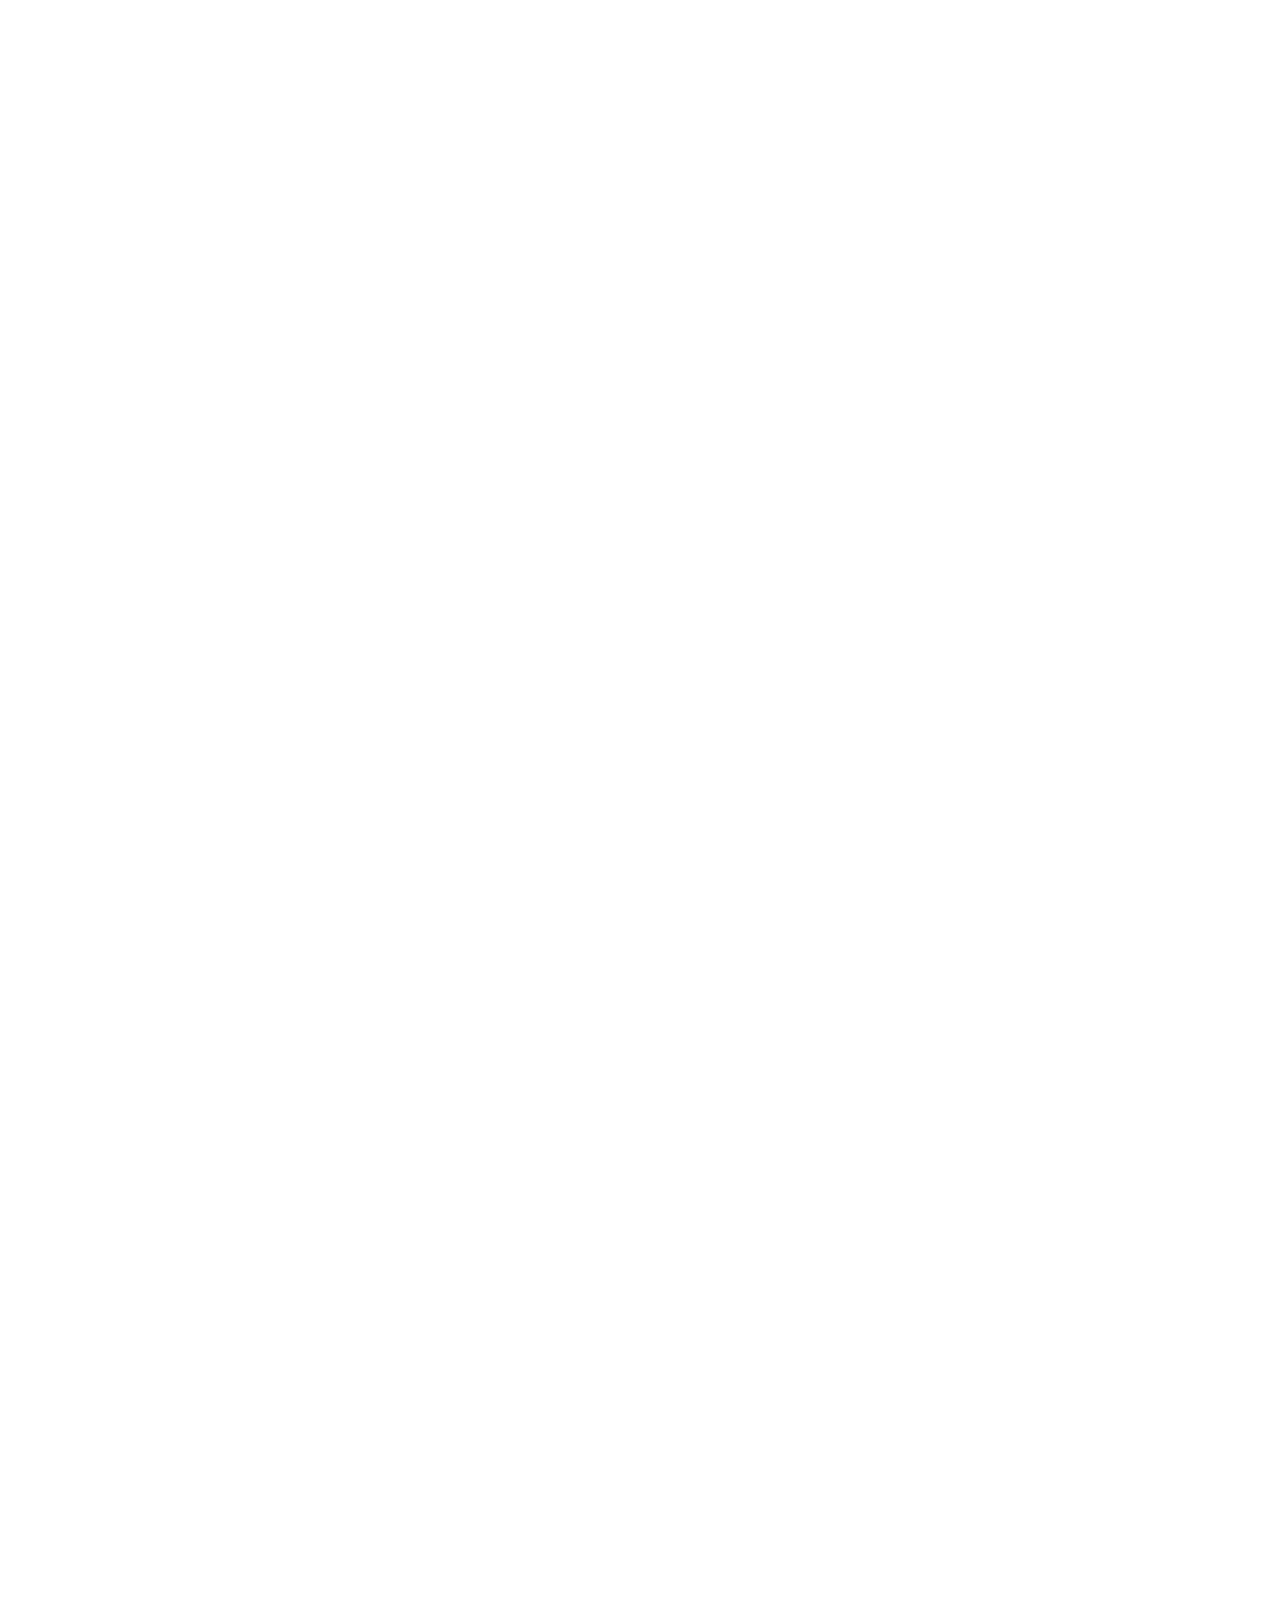
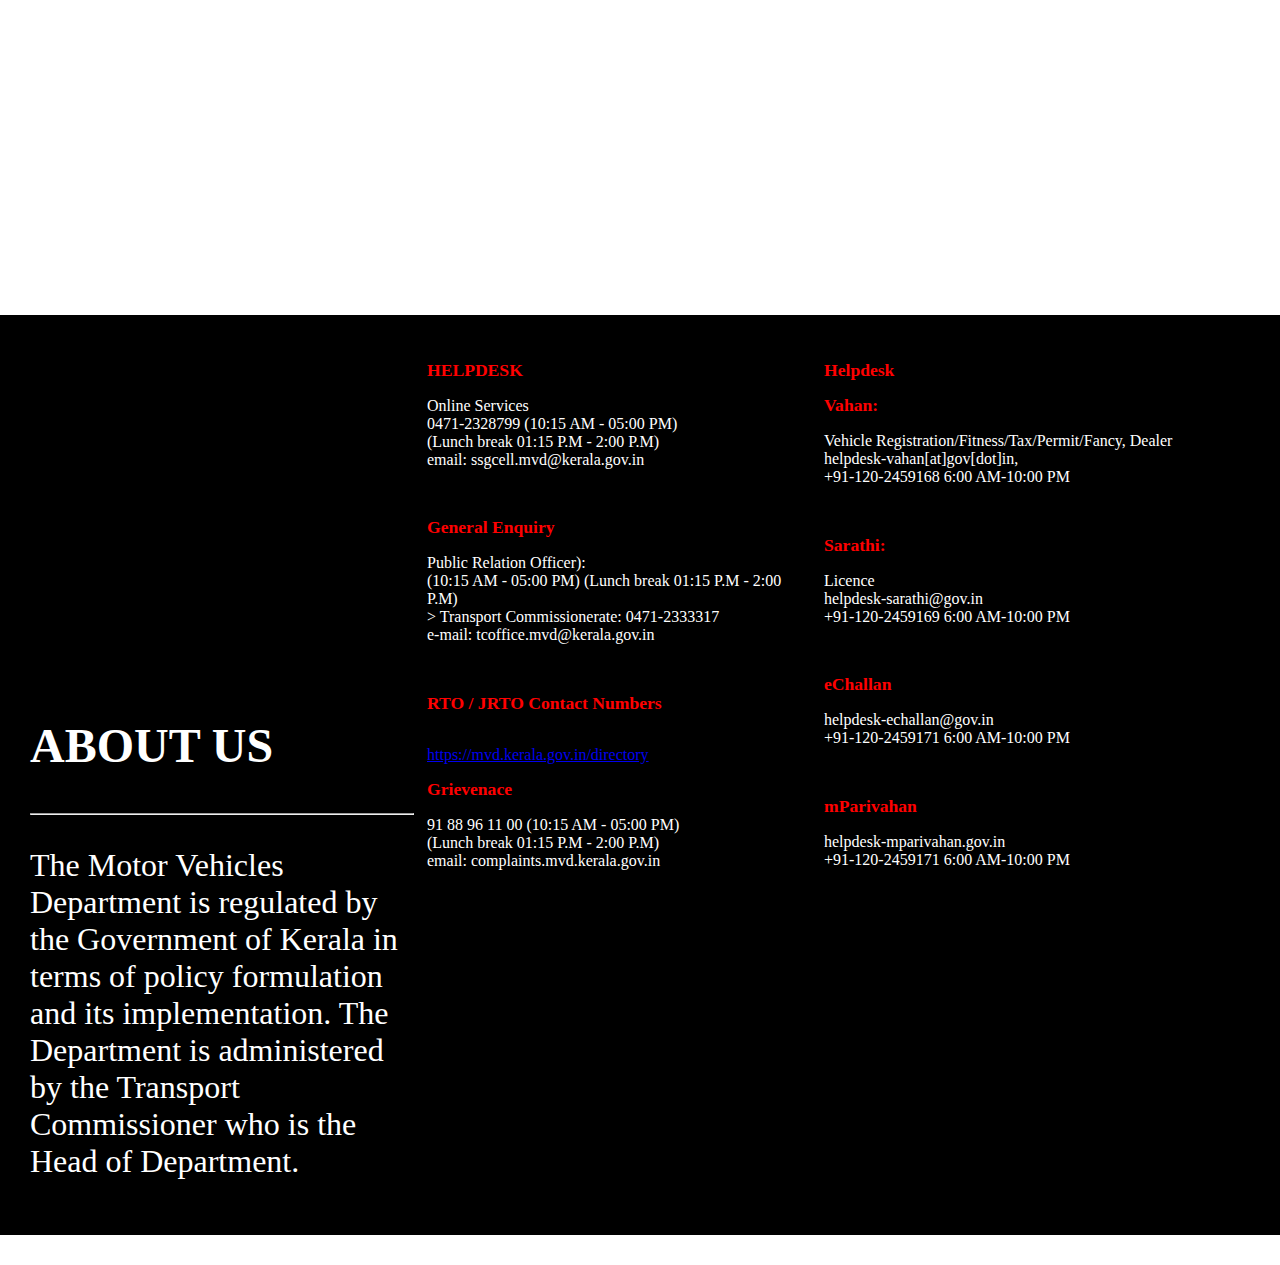
<file: Traffic Offence Management System/tax.html>
<!DOCTYPE html>
<html>
    <head>
        <title>citizen</title>
  
    <link href="crimereport.css" rel="stylesheet">
    
    </head>
    <body>
        <div id="outer">
            <div id="header">
                <a class="indexa" href="https://www.facebook.com/mvd.socialmedia?__cft__[0]=[base64]&__tn__=-UC%2CP-R">
                    <img id="logo" src="facebook.png"></a>
                
                <a class="indexa" href="https://www.facebook.com/mvd.socialmedia?__cft__[0]=[base64]&__tn__=-UC%2CP-R">
                    <img id="logo" src="instagram.png">
                </a>
                <a class="indexa" href="https://www.facebook.com/mvd.socialmedia?__cft__[0]=[base64]&__tn__=-UC%2CP-R">
                    <img id="logo" src="twitter.png">
                </a>
                <a class="indexa" href="https://www.facebook.com/mvd.socialmedia?__cft__[0]=[base64]&__tn__=-UC%2CP-R">
                    <img id="logo" src="youtube new.png">
                </a>
                <a id="logout"href="home">Logout</a>
            </div>
            <div id="logo2">
                <img id="logotoms" src="download.webp">
                <h2 id="titletoms">Traffic Offence Managament System</h2>
            </div>
            <div id="title">
                <img id="road" src="road.webp">
                <h3 id="titlecitizen">TAX</h3>
            </div>


            <div id="taxb1">
                <p id="taxp1">The Government of Kerala has constituted a law, The Kerala Motor Vehicles Taxation Act 1976 which requires the department to levy tax on every motor vehicle used or kept for use in the state of Kerala at the rates specified by the Government for each type of vehicle. The Government has powers to increase the rate of tax from time to time. On payment of tax , a Tax License in the form prescribed by the Government will be issued.<br><br>

                    One time tax will be levied on some type of Non Transport Vehicles for a period of 15 years at the time of Registration of those vehicles. In other kind of vehicles tax shall be paid for a period of one year if the annual tax does not exceed Rs.1500/- otherwise it shall be paid for a period of three months. Provisions are there to collect tax for a shorter period from the transport vehicles arrived in the state for a short visit.<br><br>
                    
                    Vehicles owned by differently abled persons used solely for the conveyance of those persons will be exempted from payment of tax. The vehicles used solely for agricultural purposes can also claim exempt from the payment of tax.</p>
                <img id="ss1"src="ss1.png"><br><br><br>
                <p id="taxp2">An additional tax at the rate applicable on the date of payment shall be paid along with the tax on belated payments. Rate of additional tax is shown below.</p>
                <img id="ss2"src="ss2.png">
            </div>
            <div id="footer">
                <div id="f1">
                    <iframe width="350" height="315" src="https://www.youtube.com/embed/p9gLMdPYELs" title="YouTube video player" frameborder="0" allow="accelerometer; autoplay; clipboard-write; encrypted-media; gyroscope; picture-in-picture; web-share" allowfullscreen></iframe> 
                    <h2 class="about">ABOUT US</h2>
                    <hr>
                    <p class="para">The Motor Vehicles Department is regulated by the Government of Kerala in terms of policy formulation and its implementation.  The Department is administered by the Transport Commissioner who is the Head of Department.</p>

                </div>
                <div id="f2">
                    <h2 class="red">HELPDESK</h2>
                    <p class="para">Online Services<br>
                        0471-2328799 (10:15 AM - 05:00 PM)<br>
                        (Lunch break 01:15 P.M - 2:00 P.M)<br>
                        email: ssgcell.mvd@kerala.gov.in</p><br>

                    <h2 class="red">General Enquiry</h2>
                    <p class="para">Public Relation Officer):<br>
                        (10:15 AM - 05:00 PM) (Lunch break 01:15 P.M - 2:00 P.M)<br>>
                        Transport Commissionerate: 0471-2333317<br>
                        e-mail: tcoffice.mvd@kerala.gov.in</p><br>
                    <h2 class="red">RTO / JRTO Contact Numbers</h2><br>
                    <a href="https://mvd.kerala.gov.in/directory">https://mvd.kerala.gov.in/directory</a><br>
                    <h2 class="red">Grievenace</h2>
                    <p class="para">91 88 96 11 00 (10:15 AM - 05:00 PM)<br>
                        (Lunch break 01:15 P.M - 2:00 P.M)<br>
                        email: complaints.mvd.kerala.gov.in</p><br>


                </div>
                <div id="f3">
                    <h2 class="red">Helpdesk</h2>
                    <h2 class="red">Vahan:</h2>
                    <p class="para"> Vehicle Registration/Fitness/Tax/Permit/Fancy, Dealer<br>
                        helpdesk-vahan[at]gov[dot]in,<br>
                        +91-120-2459168    6:00 AM-10:00 PM<br>
                    
                    </p><br>
                    <h2 class="red">Sarathi:</h2>
                    <p class="para">Licence<br>
                        helpdesk-sarathi@gov.in<br>
                        +91-120-2459169    6:00 AM-10:00 PM</p><br>
                    <h2 class="red">eChallan</h2>
                    <p class="para">helpdesk-echallan@gov.in<br>
                        +91-120-2459171    6:00 AM-10:00 PM<br>
                        </p><br>
                    <h2 class="red">mParivahan</h2>
                    <p class="para">helpdesk-mparivahan.gov.in<br>
                        +91-120-2459171    6:00 AM-10:00 PM</p><br>
                </div>

        </div>
        
    </body>
</html>
</file>
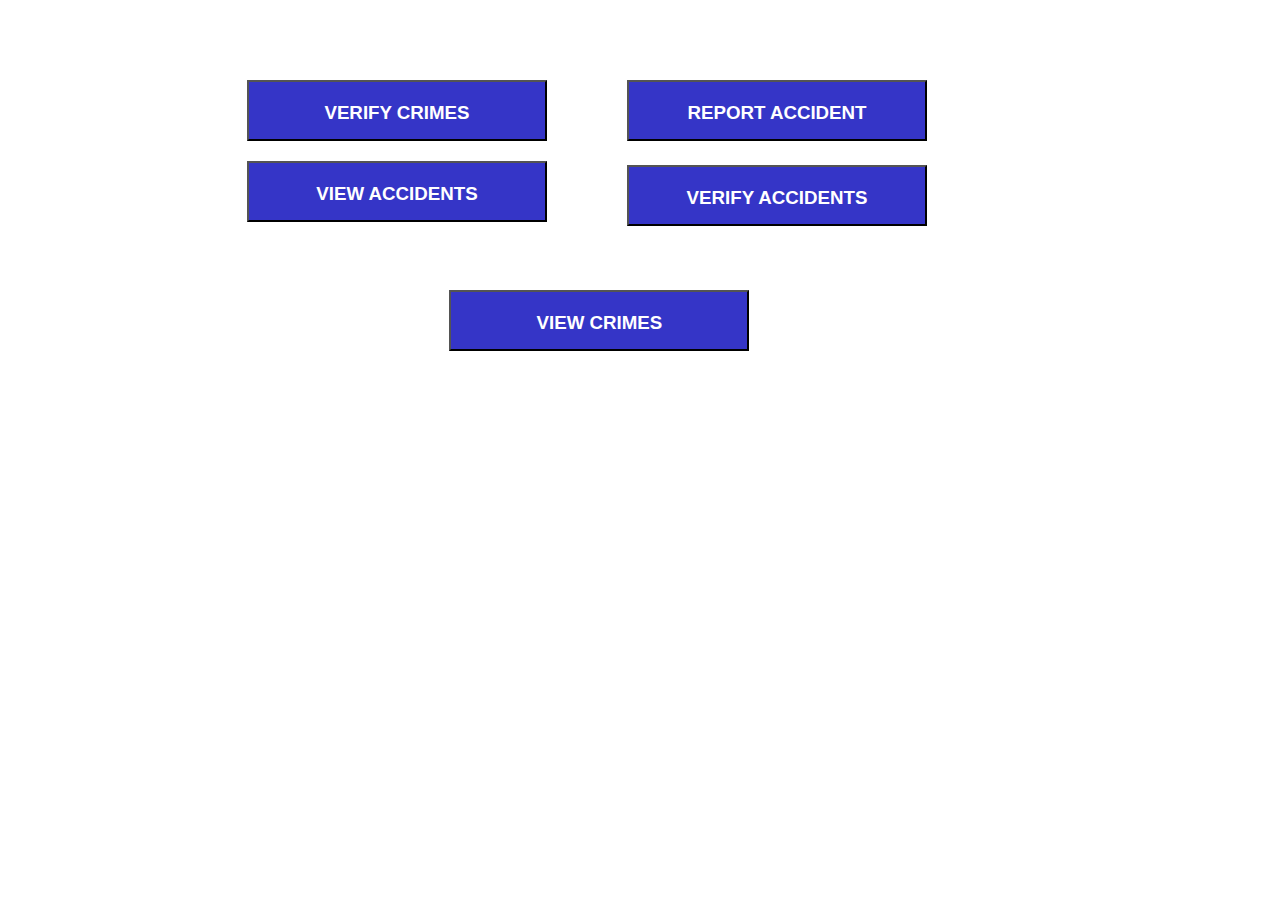
<file: Traffic Offence Management System/verificationpolice.html>
<!DOCTYPE html>
<html>
    <head>
        <title>
            online services
        </title>
        <link href="citizenscript.css"rel="stylesheet">
        

    </head>
    <body>
        
        <div id="onlineouter">
            <div id="onlineinner">
                <button class="onlinebt"><a class="a1" target="_parent"  href ="verifycrimespolice.php"><h3 id="crime">VERIFY CRIMES </h3></a></button>
                <button class="onlinebt"><a class="a1" target="_parent" href="reportaccidentpolice.php"><h3 id="crime">REPORT ACCIDENT</h3></a></button>
                <button class="onlinebt2"><a class="a1" target="_parent" href="verifyaccidentspolice.php"><h3 id="crime">VERIFY ACCIDENTS</h3></a> </button>
                <button class="onlinebt"><a class="a1" target="_parent" href="viewaccident.php"><h3 id="crime">VIEW ACCIDENTS</h3></a></button>
                <button id="onlinebtz"><a class="a1" target="_parent" href="viewcrimes.php"><h3 id="crime">VIEW CRIMES</h3></a></button>


            </div>
        </div>
    </body>
</html>
</file>
<file: Traffic Offence Management System/frontstyle.css>
body{
    margin: 0px;
    padding: 0px;
}
*{
    margin: 0px;
    padding: 0px;
}
</file>
<file: Traffic Offence Management System/crimereport.css>
#outer{
    position:absolute;
    width:100%;
    height:100%;


}
#heading{
    width:100%;
    height:20%;
    position:relative;
    margin-left: 10px;
    margin-top: 10px;
    float:left;
    background:#ffa31a;

}
#img1{
    width:50px;
    height:20px;
    position:relative;
    left:20px;
    top:20px;

}
#head1{
    font-weight: bolder;
    font-style: oblique;
    position:relative;
    left:50px;
    top:50px;
    color:black;
    font-size: 110%;
    ;

}
#b1{
    width: 100%;
    height: 464px;
    background-color: yellow;
    position: relative;
    top: 90px;
    left: -23px;
    margin-left: 20px;
    margin-top: 20px;
    color: black;
    padding-left: 20px;
    padding-top: 20px;
}



#header{
    width:100%;
    height: 50px;
    background:#ffa31a;
    padding-left:10px;
    padding-top:10px;
    position:relative;
}
#logo{
    width:25px;
    height:25px;
    margin-left:10px;
    text-decoration: none;
}
body{
    margin:0px;
}
#logo2{
    width:100%;
    height:100px;
    background:rgba(255, 255, 255, 0.936);
    margin-left: 25px;
    padding-top: 10px;
    float:left;
    position:relative;
}
#logotoms{

    width:80px;
    height:70px;

}
#titletoms{
    font-style: normal;
    font-weight:700;
    font-size:25px;
    position:absolute;
    left:100px;
    top:10px;


}
#logout{
    margin-left: 100px;
    margin-right: 10px;
    padding-top: 20px;
    position:absolute;
    right:15px;
    top:15px;
    text-decoration: none;
}
#title{
    width:100%;
    height: 250px;
    position:relative;

}
#road{
    width:100%;
    height:100%;

}
#f1{
    width: 90%;
    height: 100%;
    position: relative;
    top: 102px;
    left: 410px;
    font-size: xx-large;
    padding-left: 10px;
    padding-top: 10px;
    float: left;
}
#titlecitizen{
    position:relative;
    top:20px;
    left:30px;
    font-weight: bolder;
    color:azure;

}
.t1 {
    width: 190px;
    height: 25px;
    border: 5px;
}
#s1{
    width:147px;
    height:34px;
}

#sub {
        position: relative;
        left: 601px;
        top: 69px;
        width: 120px;
        height: 40px;
    }

#p1{
    width: 191px;
    height: 18px;
}
#outer{
    display:list-item

}
#header{
    width:100%;
    height: 50px;
    background:#ffa31a;
    padding-left:10px;
    padding-top:10px;
    position:relative;
}
#logo{
    width:25px;
    height:25px;
    margin-left:10px;
    text-decoration: none;
}
body{
    margin:0px;
}
#logo2{
    width:100%;
    height:100px;
    background:rgba(255, 255, 255, 0.936);
    margin-left: 25px;
    padding-top: 10px;
    float:left;
    position:relative;
}
#logotoms{

    width:80px;
    height:70px;

}
#titletoms{
    font-style: normal;
    font-weight:700;
    font-size:25px;
    position:absolute;
    left:100px;
    top:10px;


}
#logout{
    margin-left: 100px;
    margin-right: 10px;
    padding-top: 20px;
    position:absolute;
    right:15px;
    top:15px;
    text-decoration: none;
}
#title{
    width:100%;
    height: 250px;
    position:relative;

}
#road{
    width:100%;
    height:100%;

}
#titlecitizen{
    color: white;
    font-size: 44px;
    font-style: normal;
    position: absolute;
    left: 36%;
    top: 145px;




}
#features{
    background: white;
    width:100%;
    height:100px;
    padding-top: 250px;
    margin-left: 50px;
}

.bt1{
    width:180px;
    height:80px;
    position:relative;
    left:20px;
}
#main{
    width:100%;
    height:500px;
    background:blue;
    margin-left: 15px;
    margin-right: 15px;
    margin-top: 10px;
    margin-bottom: 15px;
    padding-left: 20px;


}
#footer{
    width: 100%;
    height: 900px;
    margin-left: 0px;
    margin-right: 15px;
    background: black;
    position: relative;
    top: 80px;
    left: auto;
    padding-left: 10px;
    padding-top: 20px;
    float: left;

}
#f1{
    width: 30%;
    height: 100%;
    position: relative;
    left: 10px;
    top: 10px;
    padding-left: 10px;
    padding-top: 10px;
    float: left;
}
.about{
    color:white;

}
.para{
    color:white;

}
#f2{
    width:30%;
    height:100%;
    color:aquamarine;
    position:absolute;
    left:30%;
    margin-left: 10px;
    padding-left: 30px;
    padding-top: 10px;
    float:left;
}
#f3{
    width:30%;
    height:100%;
    position:absolute;
    color:azure;
    margin-left: 10px;
    padding-left: 40px;
    padding-top: 10px;
    left:60%;
    float:left;
}
.red{
    color:red;
    font-weight: bold;
    font-size: 110%;
}
#onlineinner{
    width: 100%;
    height: 100%;
    position: absolute;
    background:#f6fd38;
    float :left;

}
.onlinebt{
    width: 300px;
    height: 61px;
    margin-left: 80px;
    float: left;
    margin-top: 20px;
    color: white;
    background-color: rgb(53, 53, 199);
    font-size: medium;
    font-weight: bold;
    position: relative;
    top: 60px;
    left: 167px;
}

.onlinebt2{
    width: 300px;
    height: 61px;
    margin-left: 80px;
    float: left;
    margin-top: 20px;
    color: white;
    background-color: rgb(53, 53, 199);
    font-size: medium;
    font-weight: bold;
    position: relative;
    top: 145px;
    left: -213px

}
#table1{
    position:relative;
    left:408px;
    top:30px;
}
.a1{
    color:white;
    
}
#callb1{
    width:100%;
    height:300px;
    position:relative;
    top:110px;
    
}
#call{
    width:100%;
    height:100%;
}
#taxb1{
    width:100%;
    height:300%;
    position:relative;
    top:120px;

}
#taxp1{
    font-size:25px ;
    margin-left: 20px;
    margin-right: 10px;
}
#ss1{
    width:100%;
    height:610px;
    position:relative;
    margin-top: 10px;
    margin-left: 30px;
    margin-right: 30px;
    top:20px;
}
#taxp2{
    font-size:25px;
    margin-left:20px;
}
#ss2{
    width:100%;
    height:610px;
    position:relative;
    margin-top: 10px;
    margin-left: 30px;
    margin-right: 30px;
    top:20px;
}
#img1{
    width: 100%;
    height: 546px;
    margin-left: 20px;
    margin-right: 20px;
    position: relative;
    top: 111px;
    left: -20px;
    
}
#taxb1{
    width:100%;
    height: 700%;
    padding-left: 10px;;
}
#img5{
    width: 100%;
    height: 546px;
    margin-left: 20px;
    margin-right: 20px;
    position: relative;
    top: 111px;
    margin-bottom: 40px;
    
    
}
#img2{
    width: 100%;
    height: 546px;
    margin-left: 20px;
    margin-right: 20px;
    position: relative;
    top: 111px;
}
#img3{
    width: 100%;
    height: 546px;
    margin-left: 20px;
    margin-right: 20px;
    position: relative;
    top: 111px;
    
    
}
#img4{
    width: 100%;
    height: 546px;
    margin-left: 20px;
    margin-right: 20px;
    position: relative;
    top: 111px;

    
}
#pollb1{
    width:100%;
    height:50%;
}
.a2{
    position:relative;
    top:130px;
    left:30px;
}
#para{
    font-size: 30px;
    position:relative;
    top:30px;
    color:azure;
}
</file>
<file: Traffic Offence Management System/citizenscript.css>
#outer{
    display:list-item

}
#header{
    width:100%;
    height: 50px;
    background:#ffa31a;
    padding-left:10px;
    padding-top:10px;
    position:relative;
}
#logo{
    width:25px;
    height:25px;
    margin-left:10px;
    text-decoration: none;
}
body{
    margin:0px;
}
#logo2{
    width:100%;
    height:100px;
    background:rgba(255, 255, 255, 0.936);
    margin-left: 25px;
    padding-top: 10px;
    float:left;
    position:relative;
}
#logotoms{

    width:80px;
    height:70px;

}
#titletoms{
    font-style: normal;
    font-weight:700;
    font-size:25px;
    position:absolute;
    left:100px;
    top:10px;


}
#logout{
    margin-left: 100px;
    margin-right: 10px;
    padding-top: 20px;
    position:absolute;
    right:15px;
    top:15px;
    text-decoration: none;
}
#title{
    width:100%;
    height: 250px;
    position:relative;

}
#road{
    width:100%;
    height:100%;

}
#titlecitizen{
    color: white;
    font-size: 44px;
    font-style: normal;
    position: absolute;
    left: 36%;
    top: 145px;




}
#features{
    background: white;
    width:100%;
    height:100px;
    padding-top: 250px;
    margin-left: 50px;
}

.bt1{
    width:180px;
    height:80px;
    position:relative;
    left:20px;
    text-decoration: none;
}
#main{
    width:98%;
    height:500px;
    background:blue;
    margin-left: 15px;
    margin-right: 15px;
    margin-top: 10px;
    margin-bottom: 15px;
    padding-left: 20px;


}
#footer{
    width:100%;
    height:800px;
    margin-left: 15px;
    margin-right: 15px;
    background: black;
    position:relative;
    padding-left: 10px;
    padding-top: 20px;
    float:left;

}
#f1{
    width:30%;
    height:100%;
    position:relative;
    padding-left: 10px;
    padding-top:10px;
    float:left;

}
.about{
    color:white;

}
.para{
    color:white;

}
#f2{
    width:30%;
    height:100%;
    color:aquamarine;
    position:absolute;
    left:30%;
    margin-left: 10px;
    padding-left: 30px;
    padding-top: 10px;
    float:left;
}
#f3{
    width:30%;
    height:100%;
    position:absolute;
    color:azure;
    margin-left: 10px;
    padding-left: 40px;
    padding-top: 10px;
    left:60%;
    float:left;
}

.red{
    color:red;
    font-weight: bold;
    font-size: 110%;
}

#onlineinner{
    width: 100%;
    height: 100%;
    position: absolute;
    background:white;
    float :left;

}
.onlinebt{
    width: 300px;
    height: 61px;
    margin-left: 80px;
    float: left;
    margin-top: 20px;
    color: white;
    background-color: rgb(53, 53, 199);
    font-size: medium;
    font-weight: bold;
    position: relative;
    top: 60px;
    left: 167px;
}

.onlinebt2{
    width: 300px;
    height: 61px;
    margin-left: 80px;
    float: left;
    margin-top: 20px;
    color: white;
    background-color: rgb(53, 53, 199);
    font-size: medium;
    font-weight: bold;
    position: relative;
    top: 145px;
    left: -213px

}
.atag{
    text-decoration: none;

}
.a1{
    text-decoration: none;
    color:white;
}
#if1{
    width: 102%;
    height: 100%;
    position: relative;
    left: -20px;
}

    
.lab{
    font-size: x-large;
    font-weight: 200;
    color:blue;
}
.txt1{
    width:300px;
    height:20px;
}

#fform{
    position:relative;
    top:50px;
    left:150px;
}
#finner{
    background: #f6fd38;
    height:500px;
}
#ftable{
    position:relative;
    left:91px;

}
#fsub{
    height:50px;
    width:100px;
    position:relative;
    top:30px;
    left:300px;
    font-size: larger;
}
#frminner{
    background:white;
    height:500px;
    position:relative;
    top:-25px;


}
.frma{
    color:black;
    font-size: larger;
}
.frmh{
    font-size: larger;
    position:relative;
    top:50px;
    left:50px;
}
.frmouter{
    width:100%;
    height:100%;

}
.lab{
    font-weight: bold;
}
.indexa{
    text-decoration: none;
}
#onlinebtz{
    width: 300px;
    height: 61px;
    margin-left: -44px;
    float: left;
    margin-top: 20px;
    color: white;
    background-color: rgb(53, 53, 199);
    font-size: medium;
    font-weight: bold;
    position: relative;
    top:5cm;
    left:3cm;
}
</file>
<file: Traffic Offence Management System/style.css>
/*
--- Basic Styling
*/

* {
  box-sizing: border-box;
}

html,
body {
  font-family: 'Montserrat', sans-serif;
  display: flex;
  width: 100%;
  height: 100%;
  background: #f4f4f4;
  justify-content: center;
  align-items: center;
}

/*
--- Checkout Panel
*/
.checkout-panel {
  display: flex;
  flex-direction: column;
  width: 940px;
  height: 766px;
  background-color: rgb(255, 255, 255);
  box-shadow: 0 1px 1px 0 rgba(0, 0, 0, .2);
}

/* Panel Body */
.panel-body {
  padding: 45px 80px 0;
  flex: 1;
}

.title {
  font-weight: 700;
  margin-top: 0;
  margin-bottom: 40px;
  color: #2e2e2e;
}

/* Progress Bar */
.progress-bar {
  display: flex;
  margin-bottom: 50px;
  justify-content: space-between;
}

.step {
  box-sizing: border-box;
  position: relative;
  z-index: 1;
  display: block;
  width: 25px;
  height: 25px;
  margin-bottom: 30px;
  border: 4px solid #fff;
  border-radius: 50%;
  background-color: #efefef;
}

.step:after {
  position: absolute;
  z-index: -1;
  top: 5px;
  left: 22px;
  width: 225px;
  height: 6px;
  content: '';
  background-color: #efefef;
}

.step:before {
  color: #2e2e2e;
  position: absolute;
  top: 40px;
}

.step:last-child:after {
  content: none;
}

.step.active {
  background-color: #f62f5e;
}
.step.active:after {
  background-color: #f62f5e;
}
.step.active:before {
  color: #f62f5e;
}

.step.active + .step {
  background-color: #f62f5e;
}
.step.active + .step:before {
  color: #f62f5e;
}

.step:nth-child(1):before {
  content: 'Booking';
}
.step:nth-child(2):before {
  right: -40px;
  content: 'Confirmation';
}
.step:nth-child(3):before {
  right: -30px;
  content: 'Payment';
}
.step:nth-child(4):before {
  right: 0;
  content: 'Finish';
}

/* Payment Method */
.payment-method {
  display: flex;
  margin-bottom: 60px;
  justify-content: space-between;
}

.method {
  display: flex;
  flex-direction: column;
  width: 382px;
  height: 122px;
  padding-top: 20px;
  cursor: pointer;
  border: 1px solid transparent;
  border-radius: 2px;
  background-color: rgb(249, 249, 249);
  justify-content: center;
  align-items: center;
}

.blue-border {
  border: 1px solid rgb(110, 178, 251);
}

.card-logos {
  display: flex;
  width: 150px;
  justify-content: space-between;
  align-items: center;
}

.radio-input {
  margin-top: 20px;
}

input[type='radio'] {
  display: inline-block;
}


/* Input Fields */
.input-fields {
  display: flex;
  justify-content: space-between;
}

.input-fields label {
  display: block;
  margin-bottom: 10px;
  color: #b4b4b4;
}

.warning {
  border-color: #f62f5e !important;
}

.info {
  font-size: 12px;
  font-weight: 300;
  display: block;
  margin-top: 50px;
  opacity: .5;
  color: #2e2e2e;
}

div[class*='column'] {
  width: 382px;
}

input[type='text'],
input[type='password'] {
  font-size: 16px;
  width: 100%;
  height: 50px;
  padding-right: 40px;
  padding-left: 16px;
  color: rgba(46, 46, 46, .8);
  border: 1px solid rgb(225, 225, 225);
  border-radius: 4px;
  outline: none;
}

input[type='text']:focus,
input[type='password']:focus {
  border-color: rgb(119, 219, 119);
}

#date { background: url(img/icons_calendar_black.png) no-repeat 90%; }
#cardholder { background: url(img/icons_person_black.png) no-repeat 95%; }
#cardnumber { background: url(img/icons_card_black.png) no-repeat 95%; }
#verification { background: url(img/icons_lock_black.png) no-repeat 90%; }

.small-inputs {
  display: flex;
  margin-top: 20px;
  justify-content: space-between;
}

.small-inputs div {
  width: 182px;
}

/* Panel Footer */
.panel-footer {
  display: flex;
  width: 100%;
  height: 96px;
  padding: 0 80px;
  background-color: rgb(239, 239, 239);
  justify-content: space-between;
  align-items: center;
}

/* Buttons */
.btn {
  font-size: 16px;
  width: 163px;
  height: 48px;
  cursor: pointer;
  transition: all .2s ease-in-out;
  letter-spacing: 1px;
  border: none;
  border-radius: 23px;
}

.back-btn {
  color: #f62f5e;
  background: #fff;
}

.next-btn {
  color: #fff;
  background: #f62f5e;
}

.btn:focus {
  outline: none;
}

.btn:hover {
  transform: scale(1.1);
}
</file>
